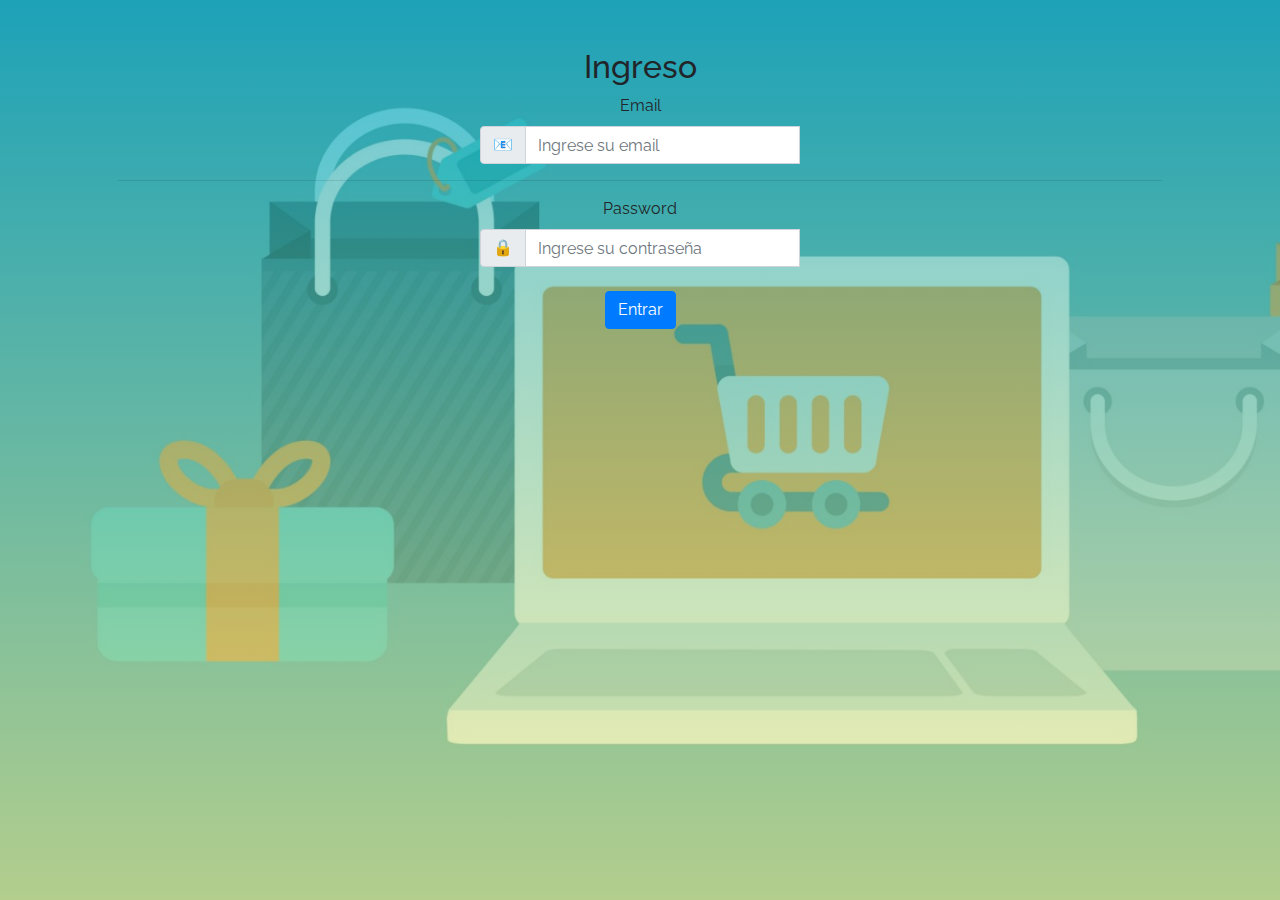
<file: index.html>
<!DOCTYPE html>
<html lang="en">
  <head>
    <meta charset="UTF-8" />
    <meta http-equiv="X-UA-Compatible" content="IE=edge" />
    <meta name="viewport" content="width=device-width, initial-scale=1.0" />
    <title>index</title>
  </head>
  <body>
    <script>
      location.href = "login.html";
    </script>
  </body>
</html>
</file>
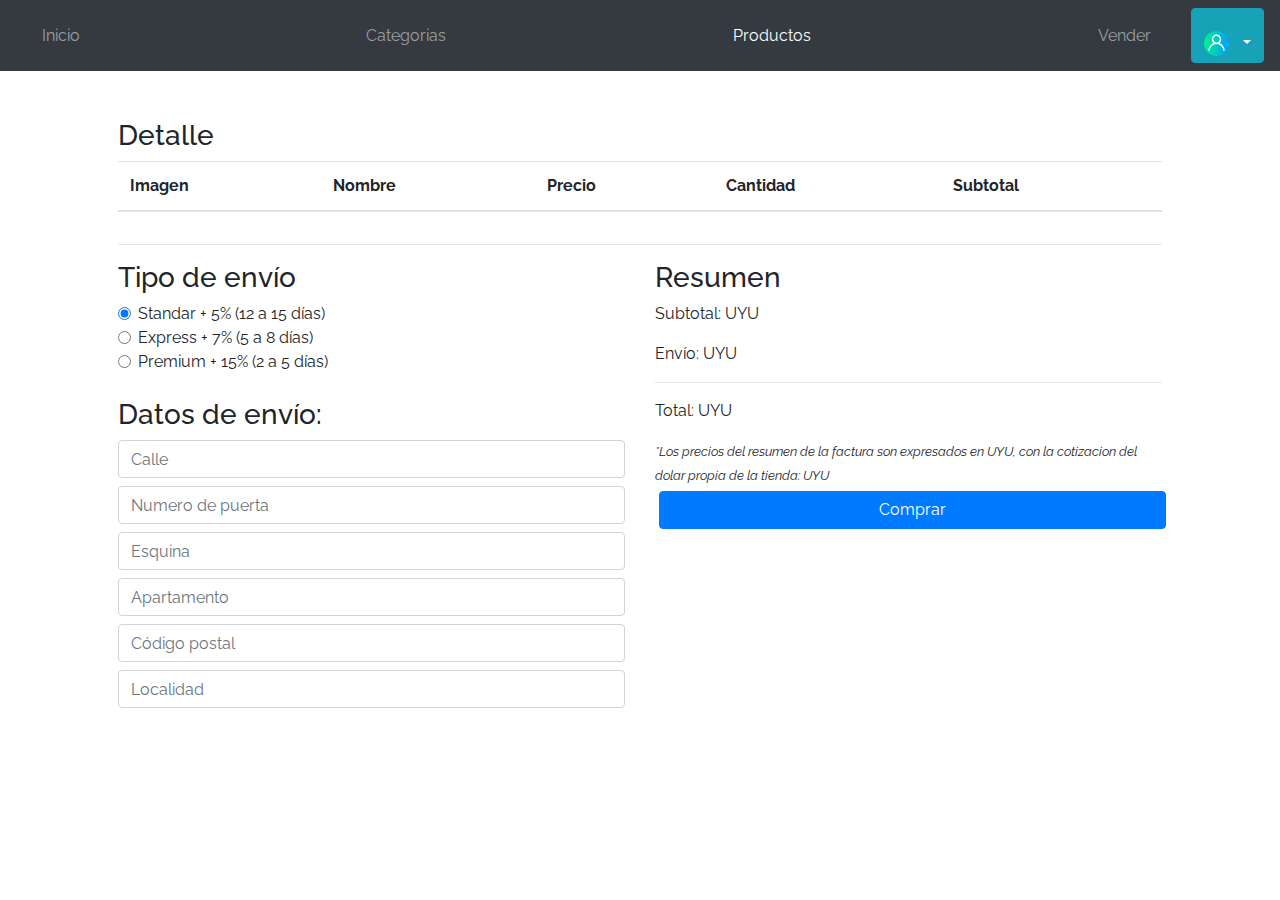
<file: cart.html>
<!DOCTYPE html>
<!-- saved from url=(0049)https://getbootstrap.com/docs/4.3/examples/album/ -->
<html lang="en">
  <head>
    <meta http-equiv="Content-Type" content="text/html; charset=UTF-8" />

    <meta
      name="viewport"
      content="width=device-width, initial-scale=1, shrink-to-fit=no"
    />
    <meta name="description" content="" />
    <link rel="shortcut icon" href="../img/tienda.svg" />

    <title>eMercado - Todo lo que busques está aquí</title>

    <link
      rel="canonical"
      href="https://getbootstrap.com/docs/4.3/examples/album/"
    />
    <link
      href="https://fonts.googleapis.com/css?family=Raleway:300,300i,400,400i,700,700i,900,900i"
      rel="stylesheet"
    />

    <style>
      .bd-placeholder-img {
        font-size: 1.125rem;
        text-anchor: middle;
        -webkit-user-select: none;
        -moz-user-select: none;
        -ms-user-select: none;
        user-select: none;
      }

      @media (min-width: 768px) {
        .bd-placeholder-img-lg {
          font-size: 3.5rem;
        }
      }
    </style>
    <link href="css/bootstrap.min.css" rel="stylesheet" />
    <link href="css/styles.css" rel="stylesheet" />
    <link href="css/dropzone.css" rel="stylesheet" />
  </head>

  <body>
    <nav class="navbar navbar-expand-lg navbar-dark sticky-top bg-dark">
      <button
        class="navbar-toggler"
        type="button"
        data-toggle="collapse"
        data-target="#menuResponsive"
        aria-controls="menuResponsive"
        aria-expanded="false"
        aria-label="Toggle navigation"
      >
        <span class="navbar-toggler-icon"></span>
      </button>

      <div class="collapse navbar-collapse" id="menuResponsive">
        <ul class="navbar-nav container justify-content-between">
          <li class="nav-item">
            <a class="nav-link" href="index.html"> Inicio</a>
          </li>
          <li class="nav-item">
            <a class="nav-link" href="categories.html"> Categorias</a>
          </li>
          <li class="nav-item active">
            <a class="nav-link" href="products.html"> Productos</a>
          </li>
          <li class="nav-item">
            <a class="nav-link" href="sell.html">Vender</a>
          </li>
        </ul>
      </div>

      <div class="dropdown" id="user-container">
        <button
          class="btn btn-info dropdown-toggle"
          type="button"
          id="dropdownMenuButton"
          data-toggle="dropdown"
          aria-haspopup="true"
          aria-expanded="false"
        >
          <p id="user-identifier"></p>
          <img
            src="./img/user.svg"
            style="margin-right: 5px"
            width="25"
            height="25"
          />
          <span id="user"></span>
        </button>
        <div class="dropdown-menu" aria-labelledby="dropdownMenuButton">
          <a class="dropdown-item" href="my-profile.html">Perfil</a>
          <a class="dropdown-item" href="cart.html">Carrito</a>
          <div class="dropdown-divider"></div>
          <a class="dropdown-item" id="sign-of">Salir</a>
        </div>
      </div>
    </nav>
    <!-------------------------------------fin Nav------------------------------------------------------------->
    <div class="container p-5">
      <div class="row">
        <div class="col-md-12">
          <!--Detealle de los productos-->
          <h3>Detalle</h3>
          <table class="table">
            <thead>
              <tr>
                <th scope="col">Imagen</th>
                <th scope="col">Nombre</th>
                <th scope="col">Precio</th>
                <th scope="col">Cantidad</th>
                <th scope="col">Subtotal</th>
                
              </tr>
            </thead>
            <tbody id="products"></tbody>
          </table>
        </div>
      </div>
      <hr />

      <!-------------------------------Inputs de Envios---------------------------------->
      <div class="row" id="envios">
        <div class="col-md-6">
          <h3>Tipo de envío</h3>
          <div class="form-check">
            <input
              class="form-check-input"
              type="radio"
              name="envio"
              id="standar"
              onclick="resumenUpdate()"
              checked
            />
            <label class="form-check-label" for="standar">
              Standar + 5% (12 a 15 días)</label
            >
          </div>
          <div class="form-check">
            <input
              class="form-check-input"
              type="radio"
              name="envio"
              id="express"
              onclick="resumenUpdate()"
            />
            <label class="form-check-label" for="express">
              Express + 7% (5 a 8 días)</label
            >
          </div>
          <div class="form-check">
            <input
              class="form-check-input"
              type="radio"
              name="envio"
              id="premium"
              onclick="resumenUpdate()"
            />
            <label class="form-check-label" for="premium">
              Premium + 15% (2 a 5 días)</label
            >
          </div>
          <!-----------------------------Formulario para envios------------------------------------>
          <form class="mt-4">
            <h3>Datos de envío:</h3>
            <input
              type="text"
              class="form-control mt-2"
              placeholder="Calle"
              required
            />
            <input
              type="text"
              class="form-control mt-2"
              placeholder="Numero de puerta"
              required
            />
            <input
              type="text"
              class="form-control mt-2"
              placeholder="Esquina"
              required
            />
            <input
              type="text"
              class="form-control mt-2"
              placeholder="Apartamento"
              required
            />
            <input
              type="text"
              class="form-control mt-2"
              placeholder="Código postal"
              required
            />
            <input
              type="text"
              class="form-control mt-2"
              placeholder="Localidad"
              required
            />
          </form>
        </div>
        <!------------------------Resumen...Subtotal..Envio...Total---------------->
        <div class="col-md-6">
          <h3>Resumen</h3>
          <p>Subtotal: UYU <span id="sub"></span></p>
          <p>Envío: UYU <span id="env"></span></p>
          <hr />
          <p>Total: UYU <span id="total"></span></p>
          <small
            ><i
              >*Los precios del resumen de la factura son expresados en UYU, con
              la cotizacion del dolar propia de la tienda: UYU
              <span id="cotizacion"></span></i
          ></small>
          <button type="button" class="btn btn-primary btn-block m-1" data-toggle="modal" data-target="#exampleModal">Comprar</button>
        </div>
      </div>
    </div>
    <!--_______________________________________________________________________________________________-->
    <!--___________________________________Modal_______________________________________________-->
    <!-- Modal -->
    <div class="modal fade" id="exampleModal" tabindex="-1" aria-labelledby="exampleModalLabel" aria-hidden="true">
        <div class="modal-dialog">
            <div class="modal-content">
                <div class="modal-header">
                    <h5 class="modal-title" id="exampleModalLabel">Pago</h5>
                    <button type="button" class="close" data-dismiss="modal" aria-label="Close">
            <span aria-hidden="true">&times;</span>
          </button>
                </div>
                <div class="modal-body">
                    <div class="row">
                        <div class="col-md-12">
                            <p>Total: UYU <span id="totalModal"></span></p>
                        </div>
                        <div class="card col-md-12">
                            <div class="card-header">
                                <div class="bg-white shadow-sm pt-4 pl-2 pr-2 pb-2">
                                    <!-- Credit card form tabs -->
                                    <ul role="tablist" class="nav bg-light nav-pills rounded nav-fill mb-3">
                                        <li class="nav-item">
                                            <a data-toggle="pill" href="#credit-card" class="nav-link active "> <i class="fas fa-credit-card mr-2"></i> Tarjeta de credito </a>
                                        </li>
                                        <li class="nav-item">
                                            <a data-toggle="pill" href="#net-banking" class="nav-link "> <i class="fas fa-mobile-alt mr-2"></i> Transferencia bancaria </a>
                                        </li>
                                    </ul>
                                </div>
                            </div>
                            <!-- Credit card form content -->
                            <div class="tab-content">
                                <!-- credit card info-->
                                <div id="credit-card" class="tab-pane fade show active pt-3">
                                    <form role="form" id="credito" onsubmit="return pagar('credito')">
                                        <div class="form-group"> <label for="username">
                                        <h6>Titular</h6>
                                    </label> <input type="text" name="username" data-campo="Nombre titular" placeholder="Nombre del titular" required class="form-control creditoreq"> </div>
                                        <div class="form-group"> <label for="cardNumber">
                                        <h6>Número de tarjeta</h6>
                                    </label>
                                            <div class="input-group"> <input type="text" data-campo="Número de tarjeta" name="cardNumber" placeholder="Número en el dorso de su tarjeta" class="form-control creditoreq" required>
                                                <div class="input-group-append"> <span class="input-group-text text-muted"> <i class="fab fa-cc-visa mx-1"></i> <i class="fab fa-cc-mastercard mx-1"></i> <i class="fab fa-cc-amex mx-1"></i> </span> </div>
                                            </div>
                                        </div>
                                        <div class="row">
                                            <div class="col-sm-8">
                                                <div class="form-group"> <label><span class="hidden-xs">
                                                    <h6>Vencimiento</h6>
                                                </span></label>
                                                    <div class="input-group"> <input data-campo="Mes" type="number" placeholder="MM" name="" min="1" max="12" class="form-control creditoreq" required> <input type="number" data-campo="Año" placeholder="AA" min="21" max="99" name=""
                                                            class="form-control creditoreq" required> </div>
                                                </div>
                                            </div>
                                            <div class="col-sm-4">
                                                <div class="form-group mb-4"> <label data-toggle="tooltip" title="Tres digitos en el reverso de su tarjeta.">
                                                <h6>CVV <i class="fa fa-question-circle d-inline"></i></h6>
                                            </label> <input type="text" data-campo="Cuenta bancaria" minlength="3" maxlength="3" required class="form-control creditoreq"> </div>
                                            </div>
                                        </div>
                                        <div class="card-footer"> <button type="submit" class="subscribe btn btn-primary btn-block shadow-sm"> Confirmar pago </button>
                                    </form>
                                    </div>
                                </div>
                                <!-- End -->
                                <div id="net-banking" class="tab-pane fade pt-3">
                                    <form id="banco" onsubmit="return pagar('banco')">
                                        <div class="form-group"> <label for="banco">
                                        <h6>Cuenta bancaria</h6>
                                    </label> <input type="text" name="banco" placeholder="Cuenta bancaria" required class="form-control bancoreq"> </div>
                                        <div class="form-group">
                                            <p> <button type="submit" class="btn btn-primary"><i class="fas fa-mobile-alt mr-2"></i> Confirmar pago</button> </p>
                                        </div>
                                    </form>
                                </div>
                                <p id="warning" hidden="true">error</p>
                                <!-- End -->
                                <!-- End -->
                            </div>
                        </div>
                    </div>
                </div>
            </div>
        </div>
    </div>
    <!--_______________________________________________________________________________________________-->
    <div id="spinner-wrapper">
      <div class="lds-ring">
        <div></div>
        <div></div>
        <div></div>
        <div></div>
      </div>
    </div>
    <script src="js/jquery-3.4.1.min.js"></script>
    <script src="js/bootstrap.bundle.min.js"></script>
    <script src="js/dropzone.js"></script>
    <script src="js/init.js"></script>
    <script src="js/user-loged.js"></script>
    <!--arreglado despues de entrega 2 ahora despliega el dropdown con el perfil de usuario-->
    <script src="js/cart.js"></script>
  </body>
</html>
</file>
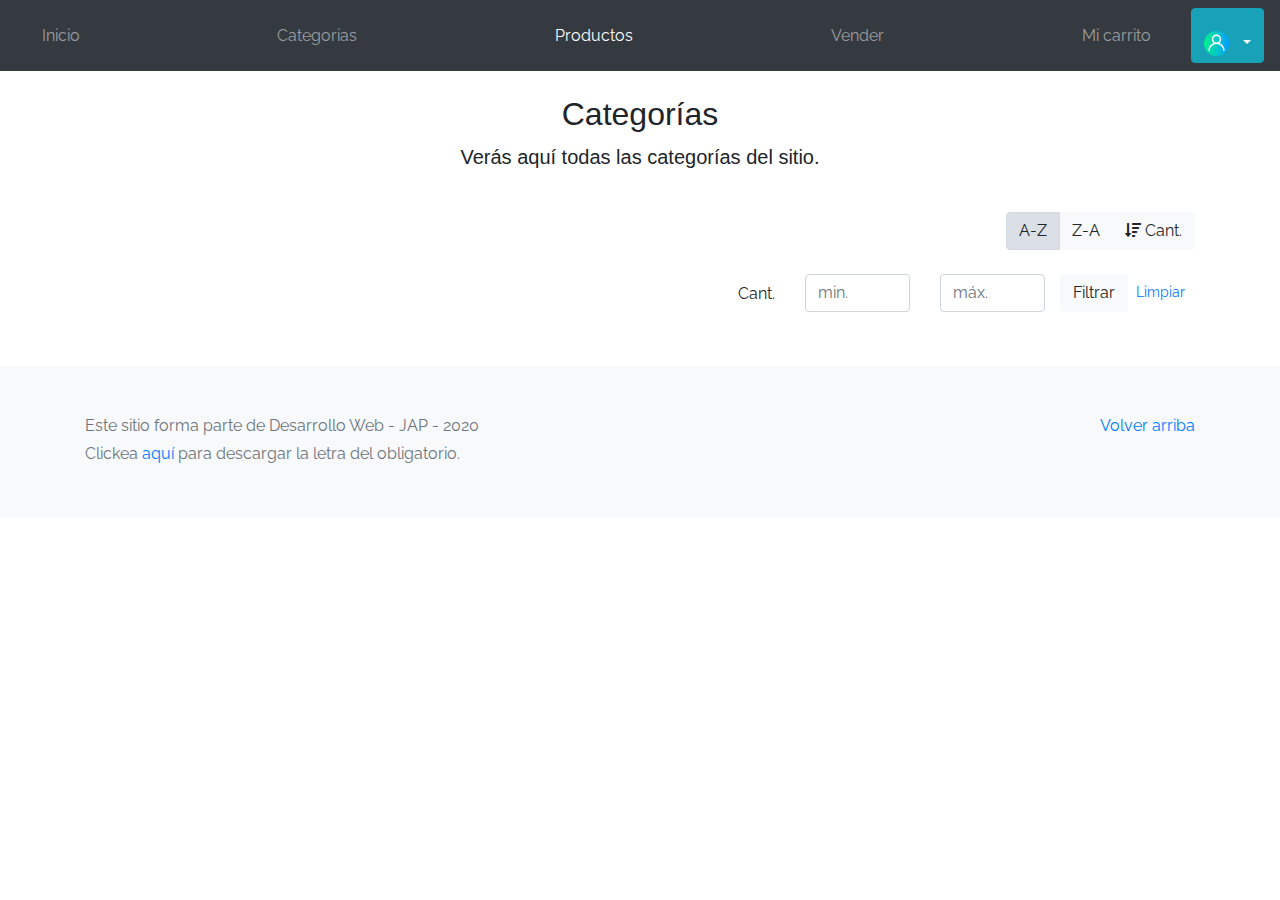
<file: categories.html>
<!DOCTYPE html>
<!-- saved from url=(0049)https://getbootstrap.com/docs/4.3/examples/album/ -->
<html lang="en">
  <head>
    <meta http-equiv="Content-Type" content="text/html; charset=UTF-8" />
    <meta
      name="viewport"
      content="width=device-width, initial-scale=1, shrink-to-fit=no"
    />
    <meta name="description" content="" />
    <link rel="shortcut icon" href="../img/tienda.svg" />

    <title>eMercado - Todo lo que busques está aquí</title>

    <link
      rel="canonical"
      href="https://getbootstrap.com/docs/4.3/examples/album/"
    />
    <link
      href="https://fonts.googleapis.com/css?family=Raleway:300,300i,400,400i,700,700i,900,900i"
      rel="stylesheet"
    />
    <link href="css/font-awesome.min.css" rel="stylesheet" />

    <link href="css/bootstrap.min.css" rel="stylesheet" />
    <link href="css/styles.css" rel="stylesheet" />
  </head>
  <body>
    <!-----------------------Inicio Nav---------------------------------------------------------->
    <nav class="navbar navbar-expand-lg navbar-dark sticky-top bg-dark">
      <button
        class="navbar-toggler"
        type="button"
        data-toggle="collapse"
        data-target="#menuResponsive"
        aria-controls="menuResponsive"
        aria-expanded="false"
        aria-label="Toggle navigation"
      >
        <span class="navbar-toggler-icon"></span>
      </button>

      <div class="collapse navbar-collapse" id="menuResponsive">
        <ul class="navbar-nav container justify-content-between">
          <li class="nav-item">
            <a class="nav-link" href="index.html"> Inicio</a>
          </li>
          <li class="nav-item">
            <a class="nav-link" href="categories.html"> Categorias</a>
          </li>
          <li class="nav-item active">
            <a class="nav-link" href="products.html"> Productos</a>
          </li>
          <li class="nav-item">
            <a class="nav-link" href="sell.html">Vender</a>
          </li>
          <li class="nav-item">
            <a class="nav-link" href="cart.html">Mi carrito</a>
          </li>
        </ul>
      </div>

      <div class="dropdown" id="user-container">
        <button
          class="btn btn-info dropdown-toggle"
          type="button"
          id="dropdownMenuButton"
          data-toggle="dropdown"
          aria-haspopup="true"
          aria-expanded="false"
        >
          <p id="user-identifier"></p>
          <img
            src="./img/user.svg"
            style="margin-right: 5px"
            width="25"
            height="25"
          />
          <span id="user"></span>
        </button>
        <div class="dropdown-menu" aria-labelledby="dropdownMenuButton">
          <a class="dropdown-item" href="my-profile.html">Perfil</a>
          <a class="dropdown-item" href="cart.html">Carrito</a>
          <div class="dropdown-divider"></div>
          <a class="dropdown-item" id="sign-of">Salir</a>
        </div>
      </div>
    </nav>
    <!------------------------------------fin Nav------------------------------------------------------------->
    <main role="main" class="pb-5">
      <div class="text-center p-4">
        <h2>Categorías</h2>
        <p class="lead">Verás aquí todas las categorías del sitio.</p>
      </div>
      <div class="container">
        <div class="row">
          <div class="col text-right">
            <div class="btn-group btn-group-toggle mb-4" data-toggle="buttons">
              <label class="btn btn-light active" id="sortAsc">
                <input
                  type="radio"
                  name="options"
                  autocomplete="off"
                  checked
                />A-Z
              </label>
              <label class="btn btn-light" id="sortDesc">
                <input type="radio" name="options" autocomplete="off" />Z-A
              </label>
              <label class="btn btn-light" id="sortByCount">
                <input type="radio" name="options" autocomplete="off" /><i
                  class="fas fa-sort-amount-down mr-1"
                ></i
                >Cant.
              </label>
            </div>
          </div>
        </div>
        <div class="row justify-content-end">
          <div class="col-md-6"></div>
          <div class="col-md-6 col-sm-12 mb-1 container">
            <div class="row container p-0 m-0">
              <div class="col">
                <p class="font-weight-normal text-right my-2">Cant.</p>
              </div>
              <div class="col">
                <input
                  class="form-control"
                  type="number"
                  placeholder="min."
                  id="rangeFilterCountMin"
                />
              </div>
              <div class="col">
                <input
                  class="form-control"
                  type="number"
                  placeholder="máx."
                  id="rangeFilterCountMax"
                />
              </div>
              <div class="col-3 p-0">
                <div class="btn-group" role="group">
                  <button class="btn btn-light btn-block" id="rangeFilterCount">
                    Filtrar
                  </button>
                  <button class="btn btn-link btn-sm" id="clearRangeFilter">
                    Limpiar
                  </button>
                </div>
              </div>
            </div>
          </div>
        </div>
        <div class="row">
          <div class="list-group" id="cat-list-container"></div>
        </div>
      </div>
    </main>
    <footer class="text-muted bg-light">
      <div class="container">
        <p class="float-right">
          <a href="#">Volver arriba</a>
        </p>
        <p>Este sitio forma parte de Desarrollo Web - JAP - 2020</p>
        <p>
          Clickea <a target="_blank" href="Letra.pdf">aquí</a> para descargar la
          letra del obligatorio.
        </p>
      </div>
    </footer>
    <div id="spinner-wrapper">
      <div class="lds-ring">
        <div></div>
        <div></div>
        <div></div>
        <div></div>
      </div>
    </div>
    <script src="js/jquery-3.4.1.min.js"></script>
    <script src="js/bootstrap.bundle.min.js"></script>
    <script src="js/init.js"></script>
    <script src="js/user-loged.js"></script>
    <!--arreglado despues de entrega 2 ahora despliega el dropdown con el perfil de usuario-->
    <script src="js/categories.js"></script>
  </body>
</html>
</file>
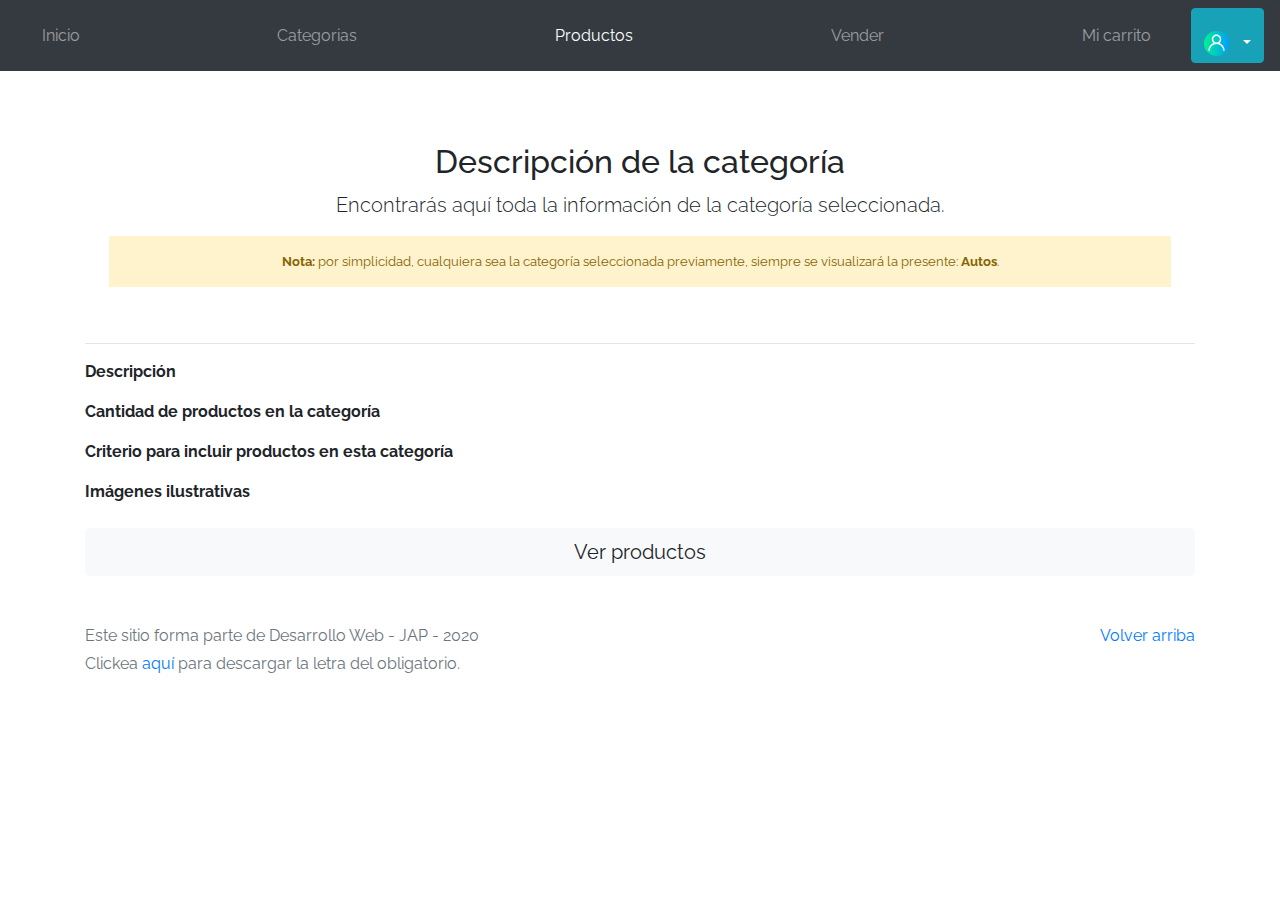
<file: category-info.html>
<!DOCTYPE html>
<!-- saved from url=(0049)https://getbootstrap.com/docs/4.3/examples/album/ -->
<html lang="en">
  <head>
    <meta http-equiv="Content-Type" content="text/html; charset=UTF-8" />
    <meta
      name="viewport"
      content="width=device-width, initial-scale=1, shrink-to-fit=no"
    />
    <meta name="description" content="" />
    <link rel="shortcut icon" href="../img/tienda.svg" />

    <title>eMercado - Todo lo que busques está aquí</title>

    <link
      rel="canonical"
      href="https://getbootstrap.com/docs/4.3/examples/album/"
    />
    <link
      href="https://fonts.googleapis.com/css?family=Raleway:300,300i,400,400i,700,700i,900,900i"
      rel="stylesheet"
    />
    <!-- Bootstrap core CSS -->
    <link href="css/bootstrap.min.css" rel="stylesheet" />
    <link href="css/styles.css" rel="stylesheet" />
  </head>

  <body>
    <!-----------------------Inicio Nav---------------------------------------------------------->
    <nav class="navbar navbar-expand-lg navbar-dark sticky-top bg-dark">
      <button
        class="navbar-toggler"
        type="button"
        data-toggle="collapse"
        data-target="#menuResponsive"
        aria-controls="menuResponsive"
        aria-expanded="false"
        aria-label="Toggle navigation"
      >
        <span class="navbar-toggler-icon"></span>
      </button>

      <div class="collapse navbar-collapse" id="menuResponsive">
        <ul class="navbar-nav container justify-content-between">
          <li class="nav-item">
            <a class="nav-link" href="index.html"> Inicio</a>
          </li>
          <li class="nav-item">
            <a class="nav-link" href="categories.html"> Categorias</a>
          </li>
          <li class="nav-item active">
            <a class="nav-link" href="products.html"> Productos</a>
          </li>
          <li class="nav-item">
            <a class="nav-link" href="sell.html">Vender</a>
          </li>
          <li class="nav-item">
            <a class="nav-link" href="cart.html">Mi carrito</a>
          </li>
        </ul>
      </div>

      <div class="dropdown" id="user-container">
        <button
          class="btn btn-info dropdown-toggle"
          type="button"
          id="dropdownMenuButton"
          data-toggle="dropdown"
          aria-haspopup="true"
          aria-expanded="false"
        >
          <p id="user-identifier"></p>
          <img
            src="./img/user.svg"
            style="margin-right: 5px"
            width="25"
            height="25"
          />
          <span id="user"></span>
        </button>
        <div class="dropdown-menu" aria-labelledby="dropdownMenuButton">
          <a class="dropdown-item" href="my-profile.html">Perfil</a>
          <a class="dropdown-item" href="cart.html">Carrito</a>
          <div class="dropdown-divider"></div>
          <a class="dropdown-item" id="sign-of">Salir</a>
        </div>
      </div>
    </nav>
    <!------------------------------------fin Nav------------------------------------------------------------->
    <main role="main">
      <div class="container mt-5">
        <div class="text-center p-4">
          <h2>Descripción de la categoría</h2>
          <p class="lead">
            Encontrarás aquí toda la información de la categoría seleccionada.
          </p>
          <p class="small alert-warning py-3">
            <strong>Nota: </strong>por simplicidad, cualquiera sea la categoría
            seleccionada previamente, siempre se visualizará la presente:
            <strong>Autos</strong>.
          </p>
        </div>
        <h3 id="categoryName"></h3>
        <hr class="my-3" />
        <dl>
          <dt>Descripción</dt>
          <dd>
            <p id="categoryDescription"></p>
          </dd>

          <dt>Cantidad de productos en la categoría</dt>
          <dd>
            <p id="productCount"></p>
          </dd>

          <dt>Criterio para incluir productos en esta categoría</dt>
          <dd>
            <p id="productCriteria"></p>
          </dd>

          <dt>Imágenes ilustrativas</dt>
          <dd>
            <div
              class="row text-center text-lg-left pt-2"
              id="productImagesGallery"
            ></div>
          </dd>
        </dl>
        <a
          type="button"
          class="btn btn-light btn-lg btn-block"
          href="products.html"
          >Ver productos</a
        >
      </div>
    </main>
    <footer class="text-muted">
      <div class="container">
        <p class="float-right">
          <a href="#">Volver arriba</a>
        </p>
        <p>Este sitio forma parte de Desarrollo Web - JAP - 2020</p>
        <p>
          Clickea <a target="_blank" href="Letra.pdf">aquí</a> para descargar la
          letra del obligatorio.
        </p>
      </div>
    </footer>
    <div id="spinner-wrapper">
      <div class="lds-ring">
        <div></div>
        <div></div>
        <div></div>
        <div></div>
      </div>
    </div>
    <script src="js/jquery-3.4.1.min.js"></script>
    <script src="js/bootstrap.bundle.min.js"></script>
    <script src="js/init.js"></script>
    <script src="js/user-loged.js"></script>
    <script src="js/category-info.js"></script>
  </body>
</html>
</file>
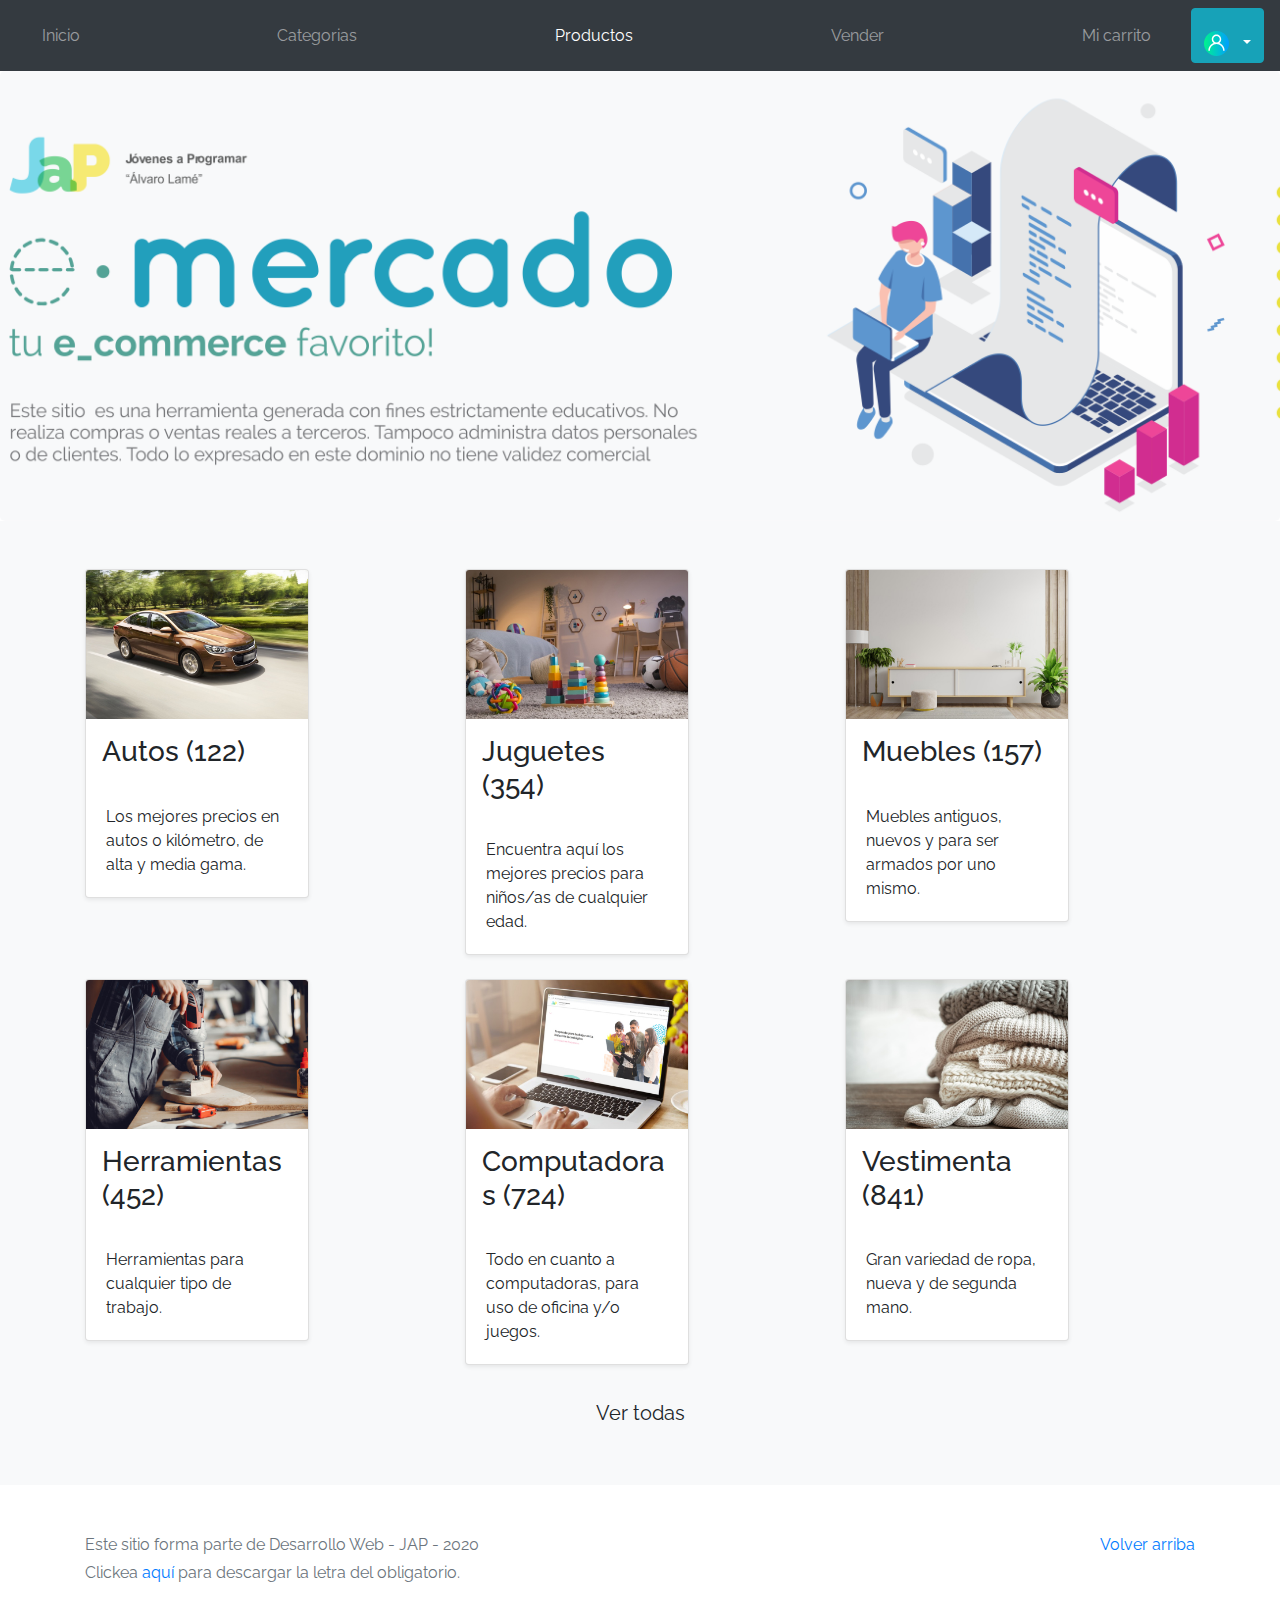
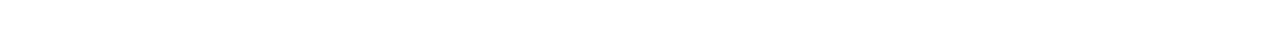
<file: home.html>
<!DOCTYPE html>
<!-- saved from url=(0049)https://getbootstrap.com/docs/4.3/examples/album/ -->
<html lang="en">
  <head>
    <meta http-equiv="Content-Type" content="text/html; charset=UTF-8" />
    <meta
      name="viewport"
      content="width=device-width, initial-scale=1, shrink-to-fit=no"
    />
    <meta name="description" content="" />
    <link rel="shortcut icon" href="../img/tienda.svg" />

    <title>eMercado - Todo lo que busques está aquí</title>

    <link
      rel="canonical"
      href="https://getbootstrap.com/docs/4.3/examples/album/"
    />
    <link
      href="https://fonts.googleapis.com/css?family=Raleway:300,300i,400,400i,700,700i,900,900i"
      rel="stylesheet"
    />
    <!-- Bootstrap core CSS -->
    <link href="css/bootstrap.min.css" rel="stylesheet" />
    <link href="css/styles.css" rel="stylesheet" />
  </head>
  <body>
    <!-----------------------Inicio Nav---------------------------------------------------------->
    <nav class="navbar navbar-expand-lg navbar-dark sticky-top bg-dark">
      <button
        class="navbar-toggler"
        type="button"
        data-toggle="collapse"
        data-target="#menuResponsive"
        aria-controls="menuResponsive"
        aria-expanded="false"
        aria-label="Toggle navigation"
      >
        <span class="navbar-toggler-icon"></span>
      </button>

      <div class="collapse navbar-collapse" id="menuResponsive">
        <ul class="navbar-nav container justify-content-between">
          <li class="nav-item">
            <a class="nav-link" href="index.html"> Inicio</a>
          </li>
          <li class="nav-item">
            <a class="nav-link" href="categories.html"> Categorias</a>
          </li>
          <li class="nav-item active">
            <a class="nav-link" href="products.html"> Productos</a>
          </li>
          <li class="nav-item">
            <a class="nav-link" href="sell.html">Vender</a>
          </li>
          <li class="nav-item">
            <a class="nav-link" href="cart.html">Mi carrito</a>
          </li>
        </ul>
      </div>
      <div class="dropdown" id="user-container">
        <button
          class="btn btn-info dropdown-toggle"
          type="button"
          id="dropdownMenuButton"
          data-toggle="dropdown"
          aria-haspopup="true"
          aria-expanded="false"
        >
          <p id="user-identifier"></p>
          <img
            src="./img/user.svg"
            style="margin-right: 5px"
            width="25"
            height="25"
          />
          <span id="user"></span>
        </button>
        <div class="dropdown-menu" aria-labelledby="dropdownMenuButton">
          <a class="dropdown-item" href="my-profile.html">Perfil</a>
          <a class="dropdown-item" href="cart.html">Carrito</a>
          <div class="dropdown-divider"></div>
          <a class="dropdown-item" id="sign-of">Salir</a>
        </div>
      </div>
    </nav>
    <!------------------------------------fin Nav------------------------------------------------------------->
    <main role="main">
      <section class="jumbotron text-center">
        <div class="m-5">
          <h1></h1>
        </div>
      </section>
      <div class="album py-5 bg-light">
        <div class="container">
          <div class="row">
            <div class="col-md-4">
              <a href="categories.html" class="card mb-4 shadow-sm custom-card">
                <img
                  class="bd-placeholder-img card-img-top"
                  src="img/cat1.jpg"
                />
                <h3 class="m-3">Autos (122)</h3>
                <div class="card-body">
                  <p class="card-text">
                    Los mejores precios en autos 0 kilómetro, de alta y media
                    gama.
                  </p>
                </div>
              </a>
            </div>
            <div class="col-md-4">
              <a href="categories.html" class="card mb-4 shadow-sm custom-card">
                <img
                  class="bd-placeholder-img card-img-top"
                  src="img/cat2.jpg"
                />
                <h3 class="m-3">Juguetes (354)</h3>
                <div class="card-body">
                  <p class="card-text">
                    Encuentra aquí los mejores precios para niños/as de
                    cualquier edad.
                  </p>
                </div>
              </a>
            </div>
            <div class="col-md-4">
              <a href="categories.html" class="card mb-4 shadow-sm custom-card">
                <img
                  class="bd-placeholder-img card-img-top"
                  src="img/cat3.jpg"
                />
                <h3 class="m-3">Muebles (157)</h3>
                <div class="card-body">
                  <p class="card-text">
                    Muebles antiguos, nuevos y para ser armados por uno mismo.
                  </p>
                </div>
              </a>
            </div>
            <div class="col-md-4">
              <a href="categories.html" class="card mb-4 shadow-sm custom-card">
                <img
                  class="bd-placeholder-img card-img-top"
                  src="img/cat4.jpg"
                />
                <h3 class="m-3">Herramientas (452)</h3>
                <div class="card-body">
                  <p class="card-text">
                    Herramientas para cualquier tipo de trabajo.
                  </p>
                </div>
              </a>
            </div>
            <div class="col-md-4">
              <a href="categories.html" class="card mb-4 shadow-sm custom-card">
                <img
                  class="bd-placeholder-img card-img-top"
                  src="img/cat5.jpg"
                />
                <h3 class="m-3">Computadoras (724)</h3>
                <div class="card-body">
                  <p class="card-text">
                    Todo en cuanto a computadoras, para uso de oficina y/o
                    juegos.
                  </p>
                </div>
              </a>
            </div>
            <div class="col-md-4">
              <a href="categories.html" class="card mb-4 shadow-sm custom-card">
                <img
                  class="bd-placeholder-img card-img-top"
                  src="img/cat6.jpg"
                />
                <h3 class="m-3">Vestimenta (841)</h3>
                <div class="card-body">
                  <p class="card-text">
                    Gran variedad de ropa, nueva y de segunda mano.
                  </p>
                </div>
              </a>
            </div>
          </div>
          <div class="row">
            <a
              type="button"
              class="btn btn-light btn-lg btn-block"
              href="categories.html"
              >Ver todas</a
            >
          </div>
        </div>
      </div>
    </main>
    <footer class="text-muted">
      <div class="container">
        <p class="float-right">
          <a href="#">Volver arriba</a>
        </p>
        <p>Este sitio forma parte de Desarrollo Web - JAP - 2020</p>
        <p>
          Clickea <a target="_blank" href="Letra.pdf">aquí</a> para descargar la
          letra del obligatorio.
        </p>
      </div>
    </footer>
    <script src="js/jquery-3.4.1.min.js"></script>
    <script src="js/bootstrap.bundle.min.js"></script>
    <script src="js/init.js"></script>
    <!--Agregado 2 entrega-->
    <script src="js/user-loged.js"></script>
  </body>
</html>
</file>
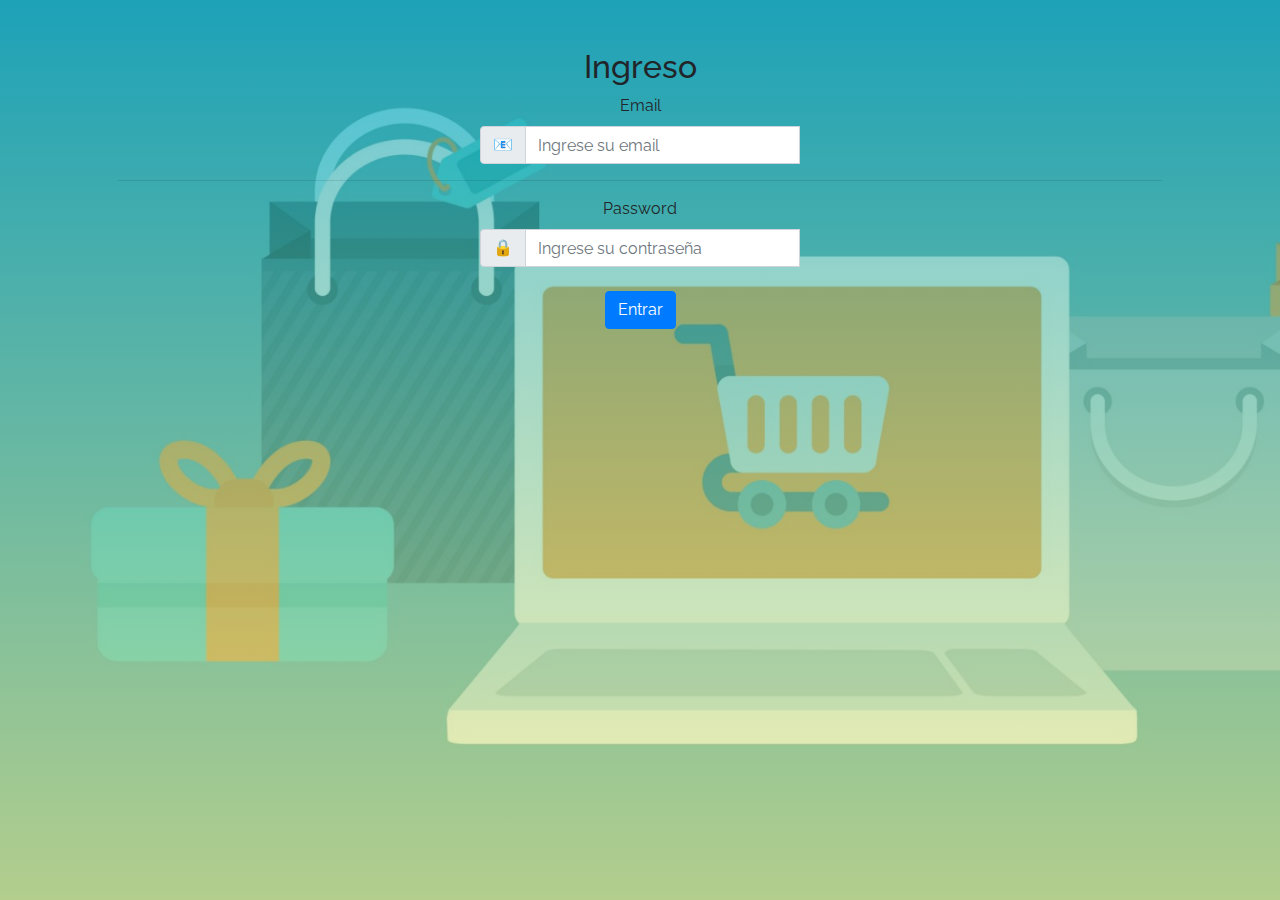
<file: login.html>
<!DOCTYPE html>
<!-- saved from url=(0049)https://getbootstrap.com/docs/4.3/examples/album/ -->
<html lang="en">
  <head>
    <meta http-equiv="Content-Type" content="text/html; charset=UTF-8" />
    <meta
      name="viewport"
      content="width=device-width, initial-scale=1, shrink-to-fit=no"
    />
    <meta name="description" content="" />
    <link rel="shortcut icon" href="../img/tienda.svg" />

    <title>eMercado - Todo lo que busques está aquí</title>

    <link
      rel="canonical"
      href="https://getbootstrap.com/docs/4.3/examples/album/"
    />
    <link
      href="https://fonts.googleapis.com/css?family=Raleway:300,300i,400,400i,700,700i,900,900i"
      rel="stylesheet"
    />
    <!-- Bootstrap core CSS -->
    <link href="css/bootstrap.min.css" rel="stylesheet" />
    <link href="css/styles.css" rel="stylesheet" />
    <link href="css/login.css" rel="stylesheet" />
    <!--Script-->
  </head>

  <body class="text-center">
    <div class="container p-5">
      <h2>Ingreso</h2>
      <div id="alert"></div>
      <form class="needs-validation" novalidate>
        <label for="validationCustomUsername">Email</label>
        <div class="input-group">
          <div class="input-group-prepend">
            <span class="input-group-text" id="inputGroupPrepend">📧</span>
          </div>
          <input
            type="email"
            class="form-control"
            id="inputEmailLogin"
            placeholder="Ingrese su email"
            aria-describedby="inputGroupPrepend"
            required
          />
          <div class="invalid-feedback">Por favor ingrese su email.</div>
        </div>
        <hr />
        <label for="validationCustomUsername">Password</label>
        <div class="input-group">
          <div class="input-group-prepend">
            <span class="input-group-text" id="inputGroupPrepend">🔒</span>
          </div>
          <input
            type="password"
            class="form-control"
            id="inputPasswordLogin"
            placeholder="Ingrese su contraseña"
            aria-describedby="inputGroupPrepend"
            required
          />
          <div class="invalid-feedback">Por favor ingrese su contraseña.</div>
        </div>
        <br />
        <button class="btn btn-primary" type="submit" id="buttonIngresoLogin">
          Entrar
        </button>
      </form>
    </div>
    <script src="js/jquery-3.4.1.min.js"></script>
    <script src="js/bootstrap.bundle.min.js"></script>
    <script src="js/init.js"></script>
    <script src="js/login.js"></script>
  </body>
</html>
</file>
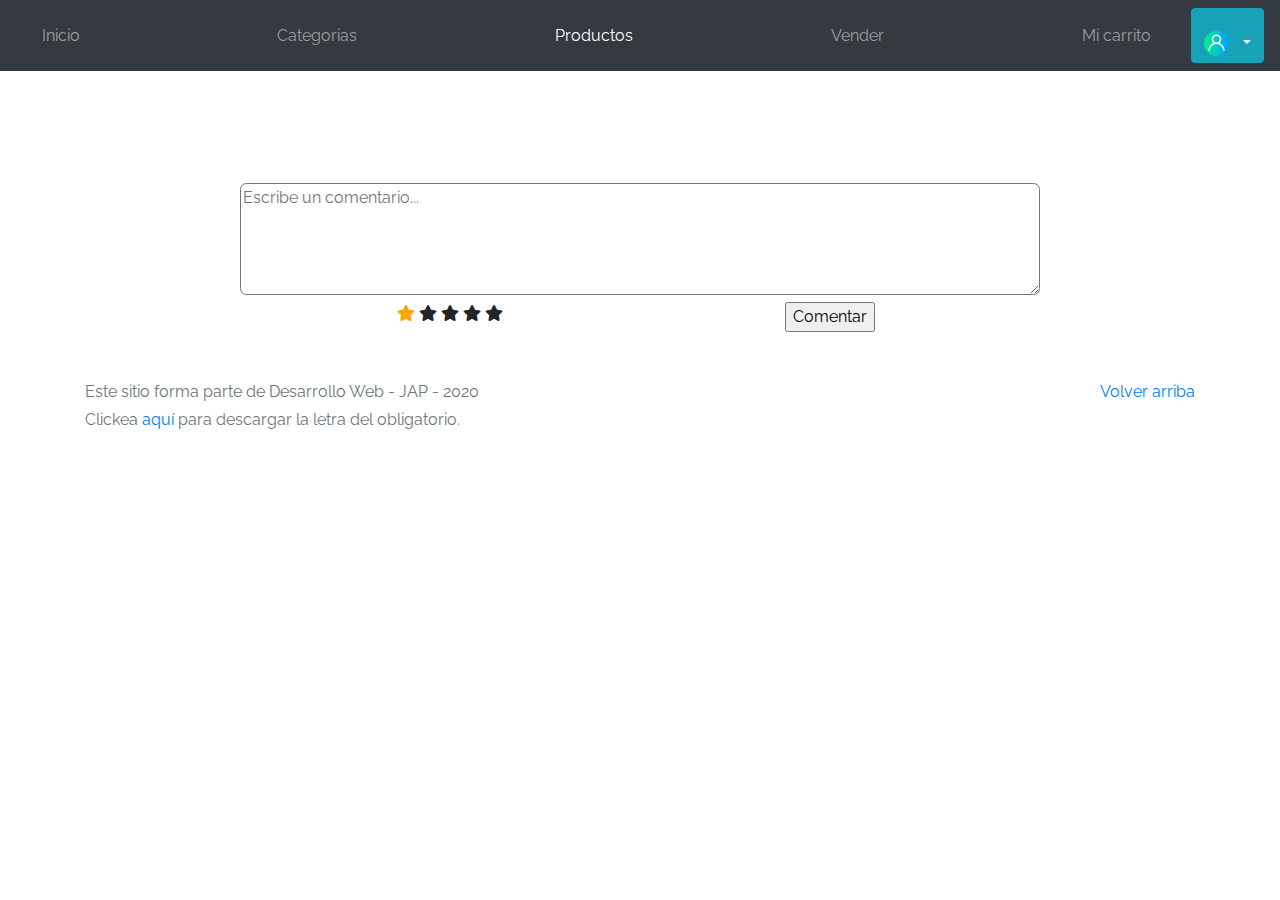
<file: product-info.html>
<!DOCTYPE html>
<!-- saved from url=(0049)https://getbootstrap.com/docs/4.3/examples/album/ -->
<html lang="en">
  <head>
    <meta http-equiv="Content-Type" content="text/html; charset=UTF-8" />
    <meta
      name="viewport"
      content="width=device-width, initial-scale=1, shrink-to-fit=no"
    />
    <meta name="description" content="" />
        <link rel="shortcut icon" href="../img/tienda.svg" />

    <title>eMercado - Todo lo que busques está aquí</title>

    <link
      rel="canonical"
      href="https://getbootstrap.com/docs/4.3/examples/album/"
    />
    <link
      href="https://fonts.googleapis.com/css?family=Raleway:300,300i,400,400i,700,700i,900,900i"
      rel="stylesheet"
    />
    <link href="css/font-awesome.min.css" rel="stylesheet" />
    <link href="css/bootstrap.min.css" rel="stylesheet" />
    <link href="css/styles.css" rel="stylesheet" />
  </head>

  <body>
          <!--Agredado despues de entrega 2-->
      <nav class="navbar navbar-expand-lg navbar-dark sticky-top bg-dark ">
    
    <button class="navbar-toggler" type="button" data-toggle="collapse" data-target="#menuResponsive"
      aria-controls="menuResponsive" aria-expanded="false" aria-label="Toggle navigation">
      <span class="navbar-toggler-icon"></span>
    </button>

    <div class="collapse navbar-collapse" id="menuResponsive">
      <ul class="navbar-nav  container justify-content-between">

        <li class="nav-item ">
          <a class="nav-link" href="index.html"> Inicio</a>
        </li>
        <li class="nav-item ">
          <a class="nav-link" href="categories.html"> Categorias</a>
        </li>
        <li class="nav-item active">
          <a class="nav-link" href="products.html"> Productos</a>
        </li>
        <li class="nav-item">
          <a class="nav-link" href="sell.html">Vender</a>
        </li>
        <li class="nav-item">
          <a class="nav-link" href="cart.html">Mi carrito</a>
        </li>
        
        
      </ul>
      
      
    </div>


    <div class="dropdown" id="user-container">
        <button
          class="btn btn-info dropdown-toggle"
          type="button"
          id="dropdownMenuButton"
          data-toggle="dropdown"
          aria-haspopup="true"
          aria-expanded="false"
        >
          <p id="user-identifier"></p>
          <img
            src="./img/user.svg"
            style="margin-right: 5px"
            width="25"
            height="25"
          />
          <span id="user"></span>
        </button>
        <div class="dropdown-menu" aria-labelledby="dropdownMenuButton">
          <a class="dropdown-item" href="my-profile.html">Perfil</a>
          <a class="dropdown-item" href="cart.html">Carrito</a>
          <div class="dropdown-divider"></div>
          <a class="dropdown-item" id="sign-of">Salir</a>
        </div>
      </div>
    </nav>
    <!------------------------------------fin Nav------------------------------------------------------------->
    

            <!--Entrega 3-->
            <div class="container p-5" id="infoProd">
    </div>
            <!--Comentarios y Estrellas-->            
             <div class="container" id="cajaComentarios">
        <div class="row">
            <div class="col-sm-12 text-center">
                <p id="warning"></p>
                <textarea class="comentarios" id="userComment" placeholder="Escribe un comentario..."></textarea>
            </div>
            <div class="col-sm-2"></div>
            <div class="col-sm-4 text-center">
                <span class="fa fa-star rating checked selected" id="s1"></span>
                <span class="fa fa-star rating" id="s2"></span>
                <span class="fa fa-star rating" id="s3"></span>
                <span class="fa fa-star rating" id="s4"></span>
                <span class="fa fa-star rating" id="s5"></span>
            </div>
            <div class="col-sm-4 text-center">
                <input type="submit" id="btnComentar" value="Comentar">
            </div>
            <div class="col-sm-2"></div>
        </div>
    </div>
    </div>
            <!--Fin entrega 3-->

    <footer class="text-muted">
      <div class="container">
        <p class="float-right">
          <a href="#">Volver arriba</a>
        </p>
        <p>Este sitio forma parte de Desarrollo Web - JAP - 2020</p>
        <p>
          Clickea <a target="_blank" href="Letra.pdf">aquí</a> para descargar la
          letra del obligatorio.
        </p>
      </div>
    </footer>
    <div id="spinner-wrapper">
      <div class="lds-ring">
        <div></div>
        <div></div>
        <div></div>
        <div></div>
      </div>
    </div>
    <script src="js/jquery-3.4.1.min.js"></script>
    <script src="js/bootstrap.bundle.min.js"></script>
    <script src="js/init.js"></script>
    <script src="js/product-info.js"></script>
    <script src="js/user-loged.js"></script>
    <!--arreglado despues de entrega 2 ahora despliega el dropdown con el perfil de usuario-->
  </body>
</html>
</file>
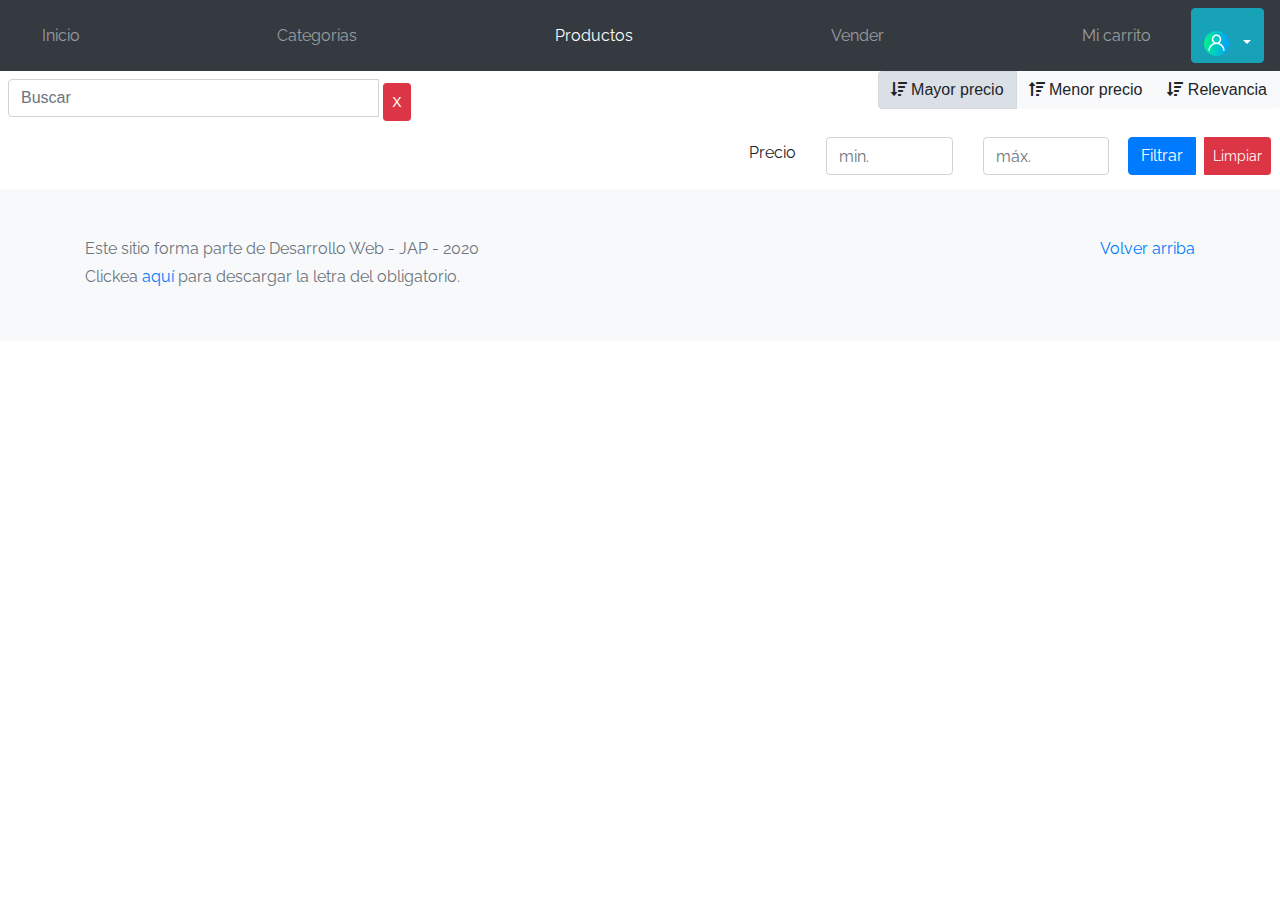
<file: products.html>
<!DOCTYPE html>
<!-- saved from url=(0049)https://getbootstrap.com/docs/4.3/examples/album/ -->
<html lang="en">
  <head>
    <meta http-equiv="Content-Type" content="text/html; charset=UTF-8" />
    <meta
      name="viewport"
      content="width=device-width, initial-scale=1, shrink-to-fit=no"
    />
    <meta name="description" content="" />
    <link rel="shortcut icon" href="../img/tienda.svg" />

    <title>eMercado - Todo lo que busques está aquí</title>

    <link
      rel="canonical"
      href="https://getbootstrap.com/docs/4.3/examples/album/"
    />
    <link
      href="https://fonts.googleapis.com/css?family=Raleway:300,300i,400,400i,700,700i,900,900i"
      rel="stylesheet"
    />
    <link href="css/font-awesome.min.css" rel="stylesheet" />
    <link href="css/bootstrap.min.css" rel="stylesheet" />
    <link href="css/styles.css" rel="stylesheet" />
  </head>
  <body>
    <!-----------------------Inicio Nav---------------------------------------------------------->
    <nav class="navbar navbar-expand-lg navbar-dark sticky-top bg-dark">
      <button
        class="navbar-toggler"
        type="button"
        data-toggle="collapse"
        data-target="#menuResponsive"
        aria-controls="menuResponsive"
        aria-expanded="false"
        aria-label="Toggle navigation"
      >
        <span class="navbar-toggler-icon"></span>
      </button>

      <div class="collapse navbar-collapse" id="menuResponsive">
        <ul class="navbar-nav container justify-content-between">
          <li class="nav-item">
            <a class="nav-link" href="index.html"> Inicio</a>
          </li>
          <li class="nav-item">
            <a class="nav-link" href="categories.html"> Categorias</a>
          </li>
          <li class="nav-item active">
            <a class="nav-link" href="products.html"> Productos</a>
          </li>
          <li class="nav-item">
            <a class="nav-link" href="sell.html">Vender</a>
          </li>
          <li class="nav-item">
            <a class="nav-link" href="cart.html">Mi carrito</a>
          </li>
        </ul>
      </div>

      <div class="dropdown" id="user-container">
        <button
          class="btn btn-info dropdown-toggle"
          type="button"
          id="dropdownMenuButton"
          data-toggle="dropdown"
          aria-haspopup="true"
          aria-expanded="false"
        >
          <p id="user-identifier"></p>
          <img
            src="./img/user.svg"
            style="margin-right: 5px"
            width="25"
            height="25"
          />
          <span id="user"></span>
        </button>
        <div class="dropdown-menu" aria-labelledby="dropdownMenuButton">
          <a class="dropdown-item" href="my-profile.html">Perfil</a>
          <a class="dropdown-item" href="cart.html">Carrito</a>
          <div class="dropdown-divider"></div>
          <a class="dropdown-item" id="sign-of">Salir</a>
        </div>
      </div>
    </nav>
    <!------------------------------------fin Nav------------------------------------------------------------->
    <!--Entrega 2 -->

    <!-- Botones de orden -->
    <div class="row">
      <div class="input-group col-md-4 m-2">
        <input
          type="search"
          id="buscar"
          class="form-control"
          placeholder="Buscar"
        />
        <button id="clearSearch" class="btn btn-danger btn-sm m-1">X</button>
      </div>
      <div class="col text-right">
        <div class="btn-group btn-group-toggle mb-4" data-toggle="buttons">
          <label id="mayorPrecio" class="btn btn-light active">
            <input type="radio" name="order" autocomplete="off" />
            <i class="fas fa-sort-amount-down"> </i>
            Mayor precio
          </label>

          <label id="menorPrecio" class="btn btn-light">
            <input type="radio" name="order" autocomplete="off" />
            <i class="fas fa-sort-amount-up"> </i>
            Menor precio
          </label>

          <label id="mayorRelevancia" class="btn btn-light">
            <input type="radio" name="order" autocomplete="off" />
            <i class="fas fa-sort-amount-down"> </i>
            Relevancia
          </label>
        </div>
      </div>
    </div>

    <!-- Filtro por rango de precio -->
    <div class="row justify-content-end">
      <div class="col-md-6"></div>
      <div class="col-md-6 container mb-2">
        <div class="row container p-0 m-0">
          <div class="col mt-2">
            <p class="font-weight-normal text-right">Precio</p>
          </div>
          <div class="col mt-1">
            <input
              id="rangeFilterMin"
              type="number"
              class="form-control"
              placeholder="min."
            />
          </div>
          <div class="col mt-1">
            <input
              id="rangeFilterMax"
              type="number"
              class="form-control"
              placeholder="máx."
            />
          </div>
          <div class="col-3 p-0">
            <div class="btn-group" role="group">
              <button id="filter" class="btn btn-primary btn-block m-1">
                Filtrar
              </button>
              <button id="clear" class="btn btn-danger btn-block btn-sm m-1">
                Limpiar
              </button>
            </div>
          </div>
        </div>
      </div>
    </div>

    <!--Contenido Entrega 1-->
    <div class="list-group" id="product-list-container"></div>
    <!--Fin contenido-->

    <!--Footer-->
    <footer class="text-muted bg-light">
      <div class="container">
        <p class="float-right">
          <a href="#">Volver arriba</a>
        </p>
        <p>Este sitio forma parte de Desarrollo Web - JAP - 2020</p>
        <p>
          Clickea <a target="_blank" href="Letra.pdf">aquí</a> para descargar la
          letra del obligatorio.
        </p>
      </div>
    </footer>
    <div id="spinner-wrapper">
      <div class="lds-ring">
        <div></div>
        <div></div>
        <div></div>
        <div></div>
      </div>
    </div>
    <script src="js/jquery-3.4.1.min.js"></script>
    <script src="js/bootstrap.bundle.min.js"></script>
    <script src="js/init.js"></script>
    <!--arreglado despues de entrega 2 ahora despliega el dropdown con el perfil de usuario-->
    <script src="js/user-loged.js"></script>
    <script src="js/products.js"></script>
  </body>
</html>
</file>
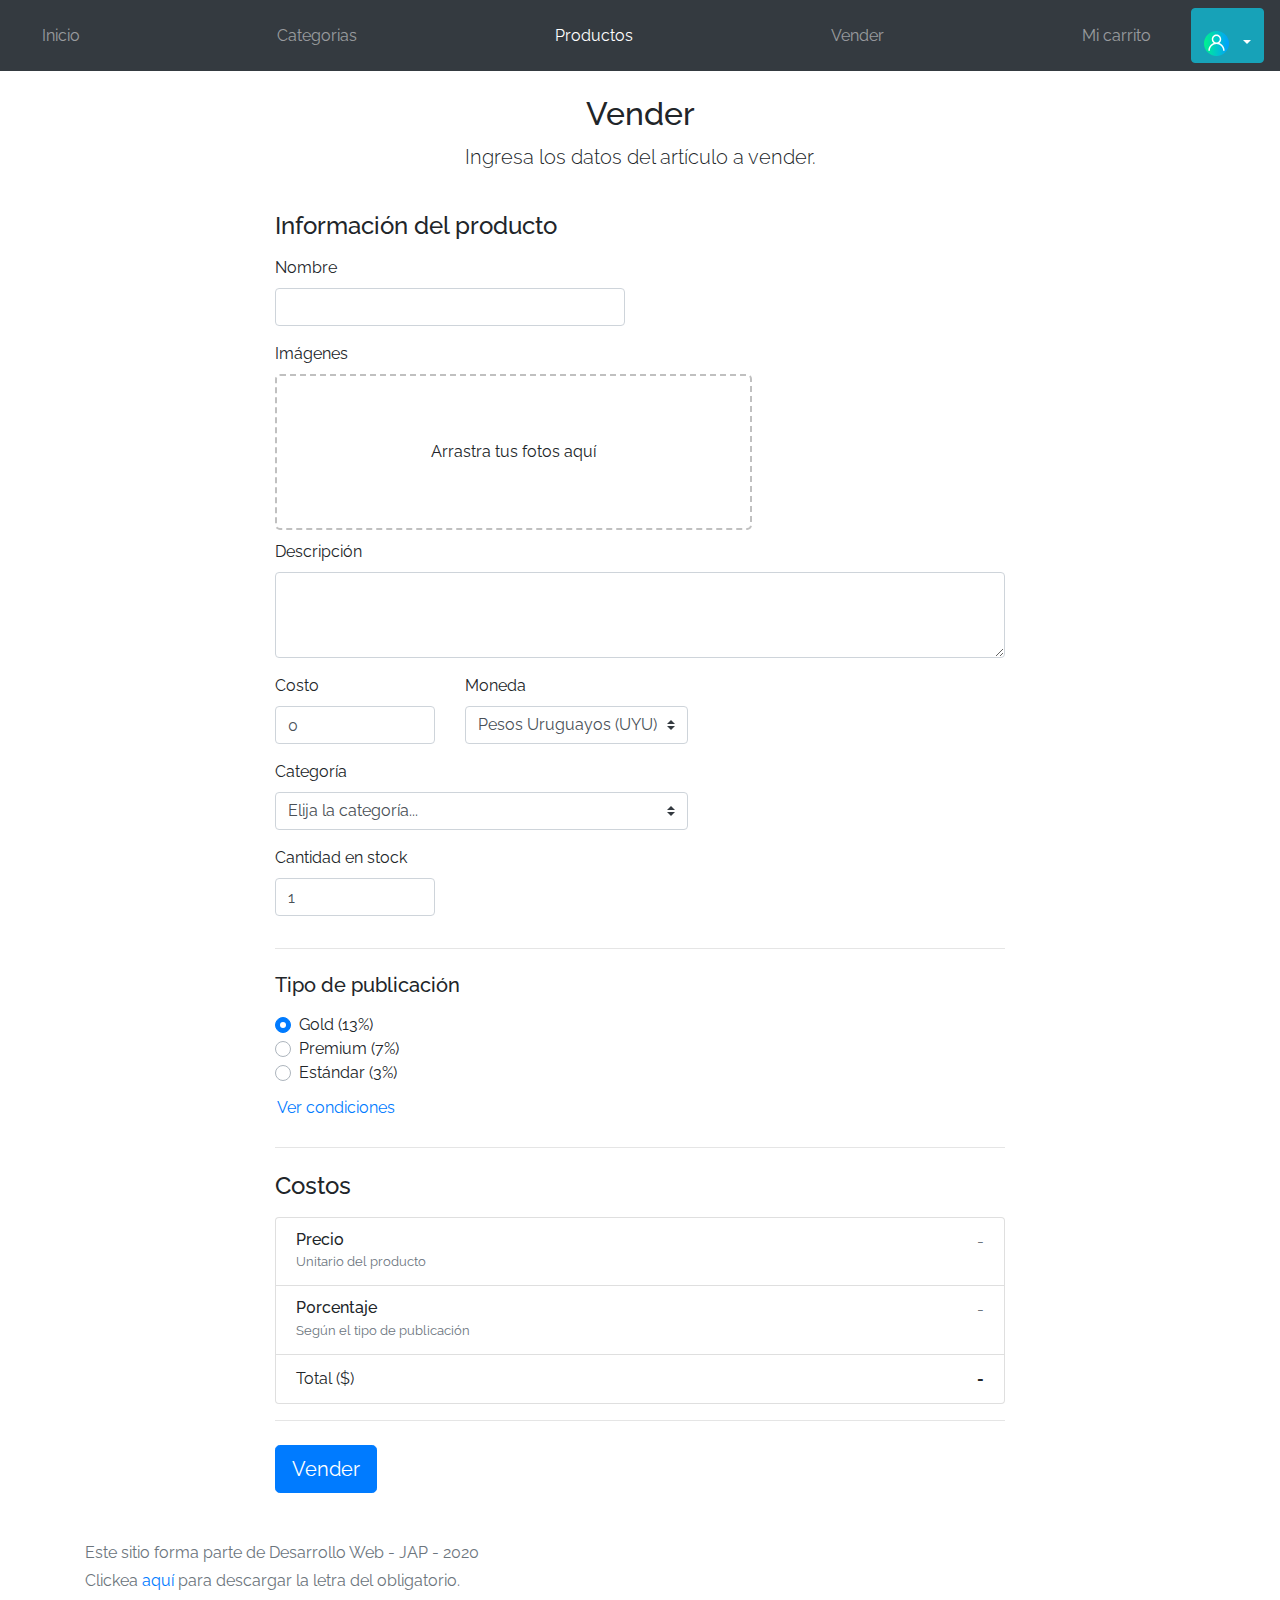
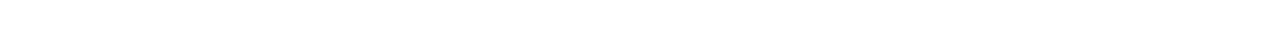
<file: sell.html>
<!DOCTYPE html>
<!-- saved from url=(0049)https://getbootstrap.com/docs/4.3/examples/album/ -->
<html lang="en">
  <head>
    <meta http-equiv="Content-Type" content="text/html; charset=UTF-8" />

    <meta
      name="viewport"
      content="width=device-width, initial-scale=1, shrink-to-fit=no"
    />
    <meta name="description" content="" />
    <link rel="shortcut icon" href="../img/tienda.svg" />

    <title>eMercado - Todo lo que busques está aquí</title>

    <link
      rel="canonical"
      href="https://getbootstrap.com/docs/4.3/examples/album/"
    />
    <link
      href="https://fonts.googleapis.com/css?family=Raleway:300,300i,400,400i,700,700i,900,900i"
      rel="stylesheet"
    />

    <style>
      .bd-placeholder-img {
        font-size: 1.125rem;
        text-anchor: middle;
        -webkit-user-select: none;
        -moz-user-select: none;
        -ms-user-select: none;
        user-select: none;
      }

      @media (min-width: 768px) {
        .bd-placeholder-img-lg {
          font-size: 3.5rem;
        }
      }
    </style>
    <link href="css/bootstrap.min.css" rel="stylesheet" />
    <link href="css/styles.css" rel="stylesheet" />
    <link href="css/dropzone.css" rel="stylesheet" />
  </head>
  <body>
    <!-----------------------Inicio Nav---------------------------------------------------------->
    <nav class="navbar navbar-expand-lg navbar-dark sticky-top bg-dark">
      <button
        class="navbar-toggler"
        type="button"
        data-toggle="collapse"
        data-target="#menuResponsive"
        aria-controls="menuResponsive"
        aria-expanded="false"
        aria-label="Toggle navigation"
      >
        <span class="navbar-toggler-icon"></span>
      </button>

      <div class="collapse navbar-collapse" id="menuResponsive">
        <ul class="navbar-nav container justify-content-between">
          <li class="nav-item">
            <a class="nav-link" href="index.html"> Inicio</a>
          </li>
          <li class="nav-item">
            <a class="nav-link" href="categories.html"> Categorias</a>
          </li>
          <li class="nav-item active">
            <a class="nav-link" href="products.html"> Productos</a>
          </li>
          <li class="nav-item">
            <a class="nav-link" href="sell.html">Vender</a>
          </li>
          <li class="nav-item">
            <a class="nav-link" href="cart.html">Mi carrito</a>
          </li>
        </ul>
      </div>

      <div class="dropdown" id="user-container">
        <button
          class="btn btn-info dropdown-toggle"
          type="button"
          id="dropdownMenuButton"
          data-toggle="dropdown"
          aria-haspopup="true"
          aria-expanded="false"
        >
          <p id="user-identifier"></p>
          <img
            src="./img/user.svg"
            style="margin-right: 5px"
            width="25"
            height="25"
          />
          <span id="user"></span>
        </button>
        <div class="dropdown-menu" aria-labelledby="dropdownMenuButton">
          <a class="dropdown-item" href="my-profile.html">Perfil</a>
          <a class="dropdown-item" href="cart.html">Carrito</a>
          <div class="dropdown-divider"></div>
          <a class="dropdown-item" id="sign-of">Salir</a>
        </div>
      </div>
    </nav>
    <!------------------------------------fin Nav------------------------------------------------------------->
    <div class="container">
      <div class="text-center p-4">
        <h2>Vender</h2>
        <p class="lead">Ingresa los datos del artículo a vender.</p>
      </div>
      <div class="row justify-content-md-center">
        <div class="col-md-8 order-md-1">
          <h4 class="mb-3">Información del producto</h4>
          <form class="needs-validation" id="sell-info">
            <div class="row">
              <div class="col-md-6 mb-3">
                <label for="productName">Nombre</label>
                <input
                  type="text"
                  class="form-control"
                  id="productName"
                  placeholder=""
                  value=""
                />
                <div class="invalid-feedback">Ingresa un nombre</div>
              </div>
            </div>
            <div class="row">
              <div class="col-md-8 order-md-1">
                <label for="zip">Imágenes</label>
                <div class="needsclick dz-clickable" id="file-upload">
                  <div class="dz-message needsclick">
                    Arrastra tus fotos aquí<br />
                  </div>
                </div>
              </div>
            </div>
            <div class="row">
              <div class="col-md-12 mb-3">
                <label for="productDescription">Descripción</label>
                <textarea
                  class="form-control"
                  id="productDescription"
                  rows="3"
                ></textarea>
              </div>
            </div>
            <div class="row">
              <div class="col-md-3 mb-3">
                <label for="zip">Costo</label>
                <input
                  type="number"
                  class="form-control"
                  id="productCostInput"
                  placeholder=""
                  required=""
                  value="0"
                  min="0"
                />
                <div class="invalid-feedback">
                  El costo debe ser mayor que 0.
                </div>
              </div>
              <div class="col-md-4 mb-3">
                <label for="state">Moneda</label>
                <select
                  class="custom-select d-block w-100"
                  id="productCurrency"
                  required=""
                >
                  <option selected>Pesos Uruguayos (UYU)</option>
                  <option>Dólares (USD)</option>
                </select>
                <div class="invalid-feedback">
                  Ingresa una categoría válida.
                </div>
              </div>
            </div>
            <div class="row">
              <div class="col-md-7 mb-3">
                <label for="state">Categoría</label>
                <select
                  class="custom-select d-block w-100"
                  id="productCategory"
                >
                  <option value="">Elija la categoría...</option>
                  <option>Autos</option>
                  <option>Juguetes</option>
                  <option>Muebles</option>
                  <option>Herramientas</option>
                  <option>Computadoras</option>
                  <option>Vestimenta</option>
                </select>
                <div class="invalid-feedback">
                  Por favor ingresa una categoría válida.
                </div>
              </div>
            </div>
            <div class="row">
              <div class="col-md-3 mb-3">
                <label for="productCountInput">Cantidad en stock</label>
                <input
                  type="number"
                  class="form-control"
                  id="productCountInput"
                  placeholder=""
                  required=""
                  value="1"
                  min="0"
                />
                <div class="invalid-feedback">La cantidad es requerida.</div>
              </div>
            </div>
            <hr class="mb-4" />
            <h5 class="mb-3">Tipo de publicación</h5>
            <div class="d-block my-3">
              <div class="custom-control custom-radio">
                <input
                  id="goldradio"
                  name="publicationType"
                  type="radio"
                  class="custom-control-input"
                  checked=""
                  required=""
                />
                <label class="custom-control-label" for="goldradio"
                  >Gold (13%)</label
                >
              </div>
              <div class="custom-control custom-radio">
                <input
                  id="premiumradio"
                  name="publicationType"
                  type="radio"
                  class="custom-control-input"
                  required=""
                />
                <label class="custom-control-label" for="premiumradio"
                  >Premium (7%)</label
                >
              </div>
              <div class="custom-control custom-radio">
                <input
                  id="standardradio"
                  name="publicationType"
                  type="radio"
                  class="custom-control-input"
                  required=""
                />
                <label class="custom-control-label" for="standardradio"
                  >Estándar (3%)</label
                >
              </div>
              <div class="row">
                <button
                  type="button"
                  class="m-1 btn btn-link"
                  data-toggle="modal"
                  data-target="#contidionsModal"
                >
                  Ver condiciones
                </button>
              </div>
            </div>
            <hr class="mb-4" />
            <h4 class="mb-3">Costos</h4>
            <ul class="list-group mb-3">
              <li
                class="
                  list-group-item
                  d-flex
                  justify-content-between
                  lh-condensed
                "
              >
                <div>
                  <h6 class="my-0">Precio</h6>
                  <small class="text-muted">Unitario del producto</small>
                </div>
                <span class="text-muted" id="productCostText">-</span>
              </li>
              <li
                class="
                  list-group-item
                  d-flex
                  justify-content-between
                  lh-condensed
                "
              >
                <div>
                  <h6 class="my-0">P0rcentaje</h6>
                  <small class="text-muted">Según el tipo de publicación</small>
                </div>
                <span class="text-muted" id="comissionText">-</span>
              </li>
              <li class="list-group-item d-flex justify-content-between">
                <span>Total ($)</span>
                <strong id="totalCostText">-</strong>
              </li>
            </ul>
            <hr class="mb-4" />
            <button class="btn btn-primary btn-lg" type="submit">Vender</button>
          </form>
        </div>
      </div>
    </div>
    <footer class="text-muted">
      <div class="container">
        <p>Este sitio forma parte de Desarrollo Web - JAP - 2020</p>
        <p>
          Clickea <a target="_blank" href="Letra.pdf">aquí</a> para descargar la
          letra del obligatorio.
        </p>
      </div>
    </footer>
    <div class="alert fade" role="alert" id="alertResult">
      <span id="resultSpan"></span>
      <button
        type="button"
        class="close"
        data-dismiss="alert"
        aria-label="Close"
      >
        <span aria-hidden="true">&times;</span>
      </button>
    </div>

    <div class="modal fade" tabindex="-1" role="dialog" id="contidionsModal">
      <div class="modal-dialog" role="document">
        <div class="modal-content">
          <div class="modal-header">
            <h5 class="modal-title">Condiciones de publicación</h5>
            <button
              type="button"
              class="close"
              data-dismiss="modal"
              aria-label="Close"
            >
              <span aria-hidden="true">&times;</span>
            </button>
          </div>
          <div class="modal-body">
            <div class="container">
              <div class="row">
                <h5 class="text-warning">Gold (13%)</h5>
                <p class="muted text-justify">
                  Tu producto se verá de forma promocionada en portada, además
                  de las condiciones de Premium y Estándar.
                </p>
              </div>
              <hr />
              <div class="row">
                <h5 class="text-primary">Stándar (7%)</h5>
                <p class="muted text-justify">
                  Se mostrará el producto en los primeros lugares de resultados
                  de búsqueda, así cómo cuando se ingrese a la categoría que
                  pertenezca.
                </p>
              </div>
              <hr />
              <div class="row">
                <h5 class="text-secondary">Estándar (3%)</h5>
                <p class="muted text-justify">
                  El producto se listará en la categoría correspondiente, así
                  como en los resultados de búsquedas que coincidan con las
                  palabras claves en el nombre.
                </p>
              </div>
            </div>
          </div>
          <div class="modal-footer">
            <button type="button" class="btn btn-primary" data-dismiss="modal">
              Cerrar
            </button>
          </div>
        </div>
      </div>
    </div>
    <div id="spinner-wrapper">
      <div class="lds-ring">
        <div></div>
        <div></div>
        <div></div>
        <div></div>
      </div>
    </div>
    <script src="js/jquery-3.4.1.min.js"></script>
    <script src="js/bootstrap.bundle.min.js"></script>
    <script src="js/dropzone.js"></script>
    <script src="js/init.js"></script>
    <script src="js/user-loged.js"></script>
    <script src="js/sell.js"></script>
  </body>
</html>
</file>
<file: css/styles.css>
.jumbotron,
.card-body,
.container,
.site-header {
  font-family: "Raleway", serif !important;
}

.jumbotron .display-4 {
  font-weight: bold;
}

.jumbotron {
  height: 50vh;
  padding: 5em inherit;
  margin-bottom: 0;
  background-color: #53c0fb;
  background: url("../img/cover_back.png");
  background-size: cover;
  background-position: center;
  background-repeat: no-repeat;
  color: black;
  font-weight: bold;
}

@media (min-width: 768px) {
  .jumbotron {
    padding-top: 6rem;
    padding-bottom: 6rem;
  }
}

.jumbotron p:last-child {
  margin-bottom: 0;
}

.jumbotron-heading {
  font-weight: 300;
}

.jumbotron .container {
  max-width: 40rem;
  background-color: rgba(255, 255, 255, 0.5);
  border-radius: 10px;
  text-shadow: 1px 1px 2px grey;
}

.jumbotron .lead {
  font-size: 38px;
}

footer {
  padding-top: 3rem;
  padding-bottom: 3rem;
}

footer p {
  margin-bottom: 0.25rem;
}

.site-header a {
  color: white;
  transition: ease-in-out color 0.15s;
}

.light-text {
  color: white;
}

.site-header .dropdown-menu a {
  color: black;
}

.dropzone {
  border: 2px dashed #0087f7;
  border-radius: 5px;
  background: white;
}

.alert {
  position: fixed;
  top: 80px;
  width: 50%;
  left: 50%;
  transform: translate(-50%, 0);
}

.lds-ring {
  display: inline-block;
  position: relative;
  width: 64px;
  height: 64px;
  top: 50%;
  left: 50%;
}
.lds-ring div {
  box-sizing: border-box;
  display: block;
  position: absolute;
  width: 51px;
  height: 51px;
  margin: 6px;
  border: 6px solid #fff;
  border-radius: 50%;
  animation: lds-ring 1.2s cubic-bezier(0.5, 0, 0.5, 1) infinite;
  border-color: #fff transparent transparent transparent;
}
.lds-ring div:nth-child(1) {
  animation-delay: -0.45s;
}
.lds-ring div:nth-child(2) {
  animation-delay: -0.3s;
}
.lds-ring div:nth-child(3) {
  animation-delay: -0.15s;
}
@keyframes lds-ring {
  0% {
    transform: rotate(0deg);
  }
  100% {
    transform: rotate(360deg);
  }
}

#spinner-wrapper {
  position: fixed;
  background-color: rgba(0, 0, 0, 0.5);
  width: 100%;
  height: 100%;
  top: 0;
  left: 0;
  z-index: 1021;
  display: none;
}

a.custom-card,
a.custom-card:hover {
  color: inherit;
  text-decoration: inherit;
}

.checked {
  color: orange;
}

.card {
  width: 14em;
}

.card-link {
  text-decoration: none;
  text-transform: none;
  color: black;
}

.comprar {
  border: none;
  background-color: var(--primary);
  color: #fff;
  padding: 0.5em 1em;
  border-radius: 1em;
}

.comment {
  border: solid 0.1em #1d1c1c;
  border-radius: 0.8em;
  padding: 0.5em;
}

.comprar:hover {
  background-color: #00996b;
}

.comentarios {
  border-radius: 0.4em;
  width: 50em;
  height: 7em;
}

.rating {
  cursor: pointer;
}
</file>
<file: css/dropzone.css>
/*
 * The MIT License
 * Copyright (c) 2012 Matias Meno <m@tias.me>
 */
.dropzone, .dropzone * {
  box-sizing: border-box; }

.dropzone {
  position: relative; }
  .dropzone .dz-preview {
    position: relative;
    display: inline-block;
    width: 120px;
    margin: 0.5em; }
    .dropzone .dz-preview .dz-progress {
      display: block;
      height: 15px;
      border: 1px solid #aaa; }
      .dropzone .dz-preview .dz-progress .dz-upload {
        display: block;
        height: 100%;
        width: 0;
        background: green; }
    .dropzone .dz-preview .dz-error-message {
      color: red;
      display: none; }
    .dropzone .dz-preview.dz-error .dz-error-message, .dropzone .dz-preview.dz-error .dz-error-mark {
      display: block; }
    .dropzone .dz-preview.dz-success .dz-success-mark {
      display: block; }
    .dropzone .dz-preview .dz-error-mark, .dropzone .dz-preview .dz-success-mark {
      position: absolute;
      display: none;
      left: 30px;
      top: 30px;
      width: 54px;
      height: 58px;
      left: 50%;
      margin-left: -27px; }

@-webkit-keyframes passing-through {
  0% {
    opacity: 0;
    -webkit-transform: translateY(40px);
    -moz-transform: translateY(40px);
    -ms-transform: translateY(40px);
    -o-transform: translateY(40px);
    transform: translateY(40px); }
  30%, 70% {
    opacity: 1;
    -webkit-transform: translateY(0px);
    -moz-transform: translateY(0px);
    -ms-transform: translateY(0px);
    -o-transform: translateY(0px);
    transform: translateY(0px); }
  100% {
    opacity: 0;
    -webkit-transform: translateY(-40px);
    -moz-transform: translateY(-40px);
    -ms-transform: translateY(-40px);
    -o-transform: translateY(-40px);
    transform: translateY(-40px); } }
@-moz-keyframes passing-through {
  0% {
    opacity: 0;
    -webkit-transform: translateY(40px);
    -moz-transform: translateY(40px);
    -ms-transform: translateY(40px);
    -o-transform: translateY(40px);
    transform: translateY(40px); }
  30%, 70% {
    opacity: 1;
    -webkit-transform: translateY(0px);
    -moz-transform: translateY(0px);
    -ms-transform: translateY(0px);
    -o-transform: translateY(0px);
    transform: translateY(0px); }
  100% {
    opacity: 0;
    -webkit-transform: translateY(-40px);
    -moz-transform: translateY(-40px);
    -ms-transform: translateY(-40px);
    -o-transform: translateY(-40px);
    transform: translateY(-40px); } }
@keyframes passing-through {
  0% {
    opacity: 0;
    -webkit-transform: translateY(40px);
    -moz-transform: translateY(40px);
    -ms-transform: translateY(40px);
    -o-transform: translateY(40px);
    transform: translateY(40px); }
  30%, 70% {
    opacity: 1;
    -webkit-transform: translateY(0px);
    -moz-transform: translateY(0px);
    -ms-transform: translateY(0px);
    -o-transform: translateY(0px);
    transform: translateY(0px); }
  100% {
    opacity: 0;
    -webkit-transform: translateY(-40px);
    -moz-transform: translateY(-40px);
    -ms-transform: translateY(-40px);
    -o-transform: translateY(-40px);
    transform: translateY(-40px); } }
@-webkit-keyframes slide-in {
  0% {
    opacity: 0;
    -webkit-transform: translateY(40px);
    -moz-transform: translateY(40px);
    -ms-transform: translateY(40px);
    -o-transform: translateY(40px);
    transform: translateY(40px); }
  30% {
    opacity: 1;
    -webkit-transform: translateY(0px);
    -moz-transform: translateY(0px);
    -ms-transform: translateY(0px);
    -o-transform: translateY(0px);
    transform: translateY(0px); } }
@-moz-keyframes slide-in {
  0% {
    opacity: 0;
    -webkit-transform: translateY(40px);
    -moz-transform: translateY(40px);
    -ms-transform: translateY(40px);
    -o-transform: translateY(40px);
    transform: translateY(40px); }
  30% {
    opacity: 1;
    -webkit-transform: translateY(0px);
    -moz-transform: translateY(0px);
    -ms-transform: translateY(0px);
    -o-transform: translateY(0px);
    transform: translateY(0px); } }
@keyframes slide-in {
  0% {
    opacity: 0;
    -webkit-transform: translateY(40px);
    -moz-transform: translateY(40px);
    -ms-transform: translateY(40px);
    -o-transform: translateY(40px);
    transform: translateY(40px); }
  30% {
    opacity: 1;
    -webkit-transform: translateY(0px);
    -moz-transform: translateY(0px);
    -ms-transform: translateY(0px);
    -o-transform: translateY(0px);
    transform: translateY(0px); } }
@-webkit-keyframes pulse {
  0% {
    -webkit-transform: scale(1);
    -moz-transform: scale(1);
    -ms-transform: scale(1);
    -o-transform: scale(1);
    transform: scale(1); }
  10% {
    -webkit-transform: scale(1.1);
    -moz-transform: scale(1.1);
    -ms-transform: scale(1.1);
    -o-transform: scale(1.1);
    transform: scale(1.1); }
  20% {
    -webkit-transform: scale(1);
    -moz-transform: scale(1);
    -ms-transform: scale(1);
    -o-transform: scale(1);
    transform: scale(1); } }
@-moz-keyframes pulse {
  0% {
    -webkit-transform: scale(1);
    -moz-transform: scale(1);
    -ms-transform: scale(1);
    -o-transform: scale(1);
    transform: scale(1); }
  10% {
    -webkit-transform: scale(1.1);
    -moz-transform: scale(1.1);
    -ms-transform: scale(1.1);
    -o-transform: scale(1.1);
    transform: scale(1.1); }
  20% {
    -webkit-transform: scale(1);
    -moz-transform: scale(1);
    -ms-transform: scale(1);
    -o-transform: scale(1);
    transform: scale(1); } }
@keyframes pulse {
  0% {
    -webkit-transform: scale(1);
    -moz-transform: scale(1);
    -ms-transform: scale(1);
    -o-transform: scale(1);
    transform: scale(1); }
  10% {
    -webkit-transform: scale(1.1);
    -moz-transform: scale(1.1);
    -ms-transform: scale(1.1);
    -o-transform: scale(1.1);
    transform: scale(1.1); }
  20% {
    -webkit-transform: scale(1);
    -moz-transform: scale(1);
    -ms-transform: scale(1);
    -o-transform: scale(1);
    transform: scale(1); } }
#file-upload, #file-upload * {
  box-sizing: border-box; }

#file-upload {
  min-height: 150px;
  border: 2px dashed silver;
  border-radius: 5px;
  background: white;
margin-bottom: 10px;}
  #file-upload.dz-clickable {
    cursor: pointer; }
    #file-upload.dz-clickable * {
      cursor: default; }
    #file-upload.dz-clickable .dz-message, #file-upload.dz-clickable .dz-message * {
      cursor: pointer; }
  #file-upload.dz-started .dz-message {
    display: none; }
  #file-upload.dz-drag-hover {
    border-style: solid; }
    #file-upload.dz-drag-hover .dz-message {
      opacity: 0.5; }
  #file-upload .dz-message {
    text-align: center;
    margin: 4em 0; }
  #file-upload .dz-preview {
    position: relative;
    display: inline-block;
    vertical-align: top;
    margin: 16px;
    min-height: 100px; }
    #file-upload .dz-preview:hover {
      z-index: 1000; }
      #file-upload .dz-preview:hover .dz-details {
        opacity: 1; }
    #file-upload .dz-preview.dz-file-preview .dz-image {
      border-radius: 20px;
      background: #999;
      background: linear-gradient(to bottom, #eee, #ddd); }
    #file-upload .dz-preview.dz-file-preview .dz-details {
      opacity: 1; }
    #file-upload .dz-preview.dz-image-preview {
      background: white; }
      #file-upload .dz-preview.dz-image-preview .dz-details {
        -webkit-transition: opacity 0.2s linear;
        -moz-transition: opacity 0.2s linear;
        -ms-transition: opacity 0.2s linear;
        -o-transition: opacity 0.2s linear;
        transition: opacity 0.2s linear; }
    #file-upload .dz-preview .dz-remove {
      font-size: 14px;
      text-align: center;
      display: block;
      cursor: pointer;
      border: none; }
      #file-upload .dz-preview .dz-remove:hover {
        text-decoration: underline; }
    #file-upload .dz-preview:hover .dz-details {
      opacity: 1; }
    #file-upload .dz-preview .dz-details {
      z-index: 20;
      position: absolute;
      top: 0;
      left: 0;
      opacity: 0;
      font-size: 13px;
      min-width: 100%;
      max-width: 100%;
      padding: 2em 1em;
      text-align: center;
      color: rgba(0, 0, 0, 0.9);
      line-height: 150%; }
      #file-upload .dz-preview .dz-details .dz-size {
        margin-bottom: 1em;
        font-size: 16px; }
      #file-upload .dz-preview .dz-details .dz-filename {
        white-space: nowrap; }
        #file-upload .dz-preview .dz-details .dz-filename:hover span {
          border: 1px solid rgba(200, 200, 200, 0.8);
          background-color: rgba(255, 255, 255, 0.8); }
        #file-upload .dz-preview .dz-details .dz-filename:not(:hover) {
          overflow: hidden;
          text-overflow: ellipsis; }
          #file-upload .dz-preview .dz-details .dz-filename:not(:hover) span {
            border: 1px solid transparent; }
      #file-upload .dz-preview .dz-details .dz-filename span, #file-upload .dz-preview .dz-details .dz-size span {
        background-color: rgba(255, 255, 255, 0.4);
        padding: 0 0.4em;
        border-radius: 3px; }
    #file-upload .dz-preview:hover .dz-image img {
      -webkit-transform: scale(1.05, 1.05);
      -moz-transform: scale(1.05, 1.05);
      -ms-transform: scale(1.05, 1.05);
      -o-transform: scale(1.05, 1.05);
      transform: scale(1.05, 1.05);
      -webkit-filter: blur(8px);
      filter: blur(8px); }
    #file-upload .dz-preview .dz-image {
      border-radius: 20px;
      overflow: hidden;
      width: 120px;
      height: 120px;
      position: relative;
      display: block;
      z-index: 10; }
      #file-upload .dz-preview .dz-image img {
        display: block; }
    #file-upload .dz-preview.dz-success .dz-success-mark {
      -webkit-animation: passing-through 3s cubic-bezier(0.77, 0, 0.175, 1);
      -moz-animation: passing-through 3s cubic-bezier(0.77, 0, 0.175, 1);
      -ms-animation: passing-through 3s cubic-bezier(0.77, 0, 0.175, 1);
      -o-animation: passing-through 3s cubic-bezier(0.77, 0, 0.175, 1);
      animation: passing-through 3s cubic-bezier(0.77, 0, 0.175, 1); }
    #file-upload .dz-preview.dz-error .dz-error-mark {
      opacity: 1;
      -webkit-animation: slide-in 3s cubic-bezier(0.77, 0, 0.175, 1);
      -moz-animation: slide-in 3s cubic-bezier(0.77, 0, 0.175, 1);
      -ms-animation: slide-in 3s cubic-bezier(0.77, 0, 0.175, 1);
      -o-animation: slide-in 3s cubic-bezier(0.77, 0, 0.175, 1);
      animation: slide-in 3s cubic-bezier(0.77, 0, 0.175, 1); }
    #file-upload .dz-preview .dz-success-mark, #file-upload .dz-preview .dz-error-mark {
      pointer-events: none;
      opacity: 0;
      z-index: 500;
      position: absolute;
      display: block;
      top: 50%;
      left: 50%;
      margin-left: -27px;
      margin-top: -27px; }
      #file-upload .dz-preview .dz-success-mark svg, #file-upload .dz-preview .dz-error-mark svg {
        display: block;
        width: 54px;
        height: 54px; }
    #file-upload .dz-preview.dz-processing .dz-progress {
      opacity: 1;
      -webkit-transition: all 0.2s linear;
      -moz-transition: all 0.2s linear;
      -ms-transition: all 0.2s linear;
      -o-transition: all 0.2s linear;
      transition: all 0.2s linear; }
    #file-upload .dz-preview.dz-complete .dz-progress {
      opacity: 0;
      -webkit-transition: opacity 0.4s ease-in;
      -moz-transition: opacity 0.4s ease-in;
      -ms-transition: opacity 0.4s ease-in;
      -o-transition: opacity 0.4s ease-in;
      transition: opacity 0.4s ease-in; }
    #file-upload .dz-preview:not(.dz-processing) .dz-progress {
      -webkit-animation: pulse 6s ease infinite;
      -moz-animation: pulse 6s ease infinite;
      -ms-animation: pulse 6s ease infinite;
      -o-animation: pulse 6s ease infinite;
      animation: pulse 6s ease infinite; }
    #file-upload .dz-preview .dz-progress {
      opacity: 1;
      z-index: 1000;
      pointer-events: none;
      position: absolute;
      height: 16px;
      left: 50%;
      top: 50%;
      margin-top: -8px;
      width: 80px;
      margin-left: -40px;
      background: rgba(255, 255, 255, 0.9);
      -webkit-transform: scale(1);
      border-radius: 8px;
      overflow: hidden; }
      #file-upload .dz-preview .dz-progress .dz-upload {
        background: #333;
        background: linear-gradient(to bottom, #666, #444);
        position: absolute;
        top: 0;
        left: 0;
        bottom: 0;
        width: 0;
        -webkit-transition: width 300ms ease-in-out;
        -moz-transition: width 300ms ease-in-out;
        -ms-transition: width 300ms ease-in-out;
        -o-transition: width 300ms ease-in-out;
        transition: width 300ms ease-in-out; }
    #file-upload .dz-preview.dz-error .dz-error-message {
      display: block; }
    #file-upload .dz-preview.dz-error:hover .dz-error-message {
      opacity: 1;
      pointer-events: auto; }
    #file-upload .dz-preview .dz-error-message {
      pointer-events: none;
      z-index: 1000;
      position: absolute;
      display: block;
      display: none;
      opacity: 0;
      -webkit-transition: opacity 0.3s ease;
      -moz-transition: opacity 0.3s ease;
      -ms-transition: opacity 0.3s ease;
      -o-transition: opacity 0.3s ease;
      transition: opacity 0.3s ease;
      border-radius: 8px;
      font-size: 13px;
      top: 130px;
      left: -10px;
      width: 140px;
      background: #be2626;
      background: linear-gradient(to bottom, #be2626, #a92222);
      padding: 0.5em 1.2em;
      color: white; }
      #file-upload .dz-preview .dz-error-message:after {
        content: '';
        position: absolute;
        top: -6px;
        left: 64px;
        width: 0;
        height: 0;
        border-left: 6px solid transparent;
        border-right: 6px solid transparent;
        border-bottom: 6px solid #be2626; }

#file-upload .dz-preview.dz-error .dz-error-message, #file-upload .dz-preview.dz-error .dz-error-mark{
  display: none;
}
</file>
<file: css/login.css>
html,
body {
  height: 100%;
  background-image: linear-gradient(
      to bottom,
      rgba(0, 160, 190, 0.6) 0%,
      rgba(250, 233, 117, 0.6) 100%
    ),
    url(../img/2593105.jpg);
  background-size: cover;
  text-align: center;
}

.input-group {
  margin: auto;
  width: 20rem;
  font-size: 20px;
}
</file>
